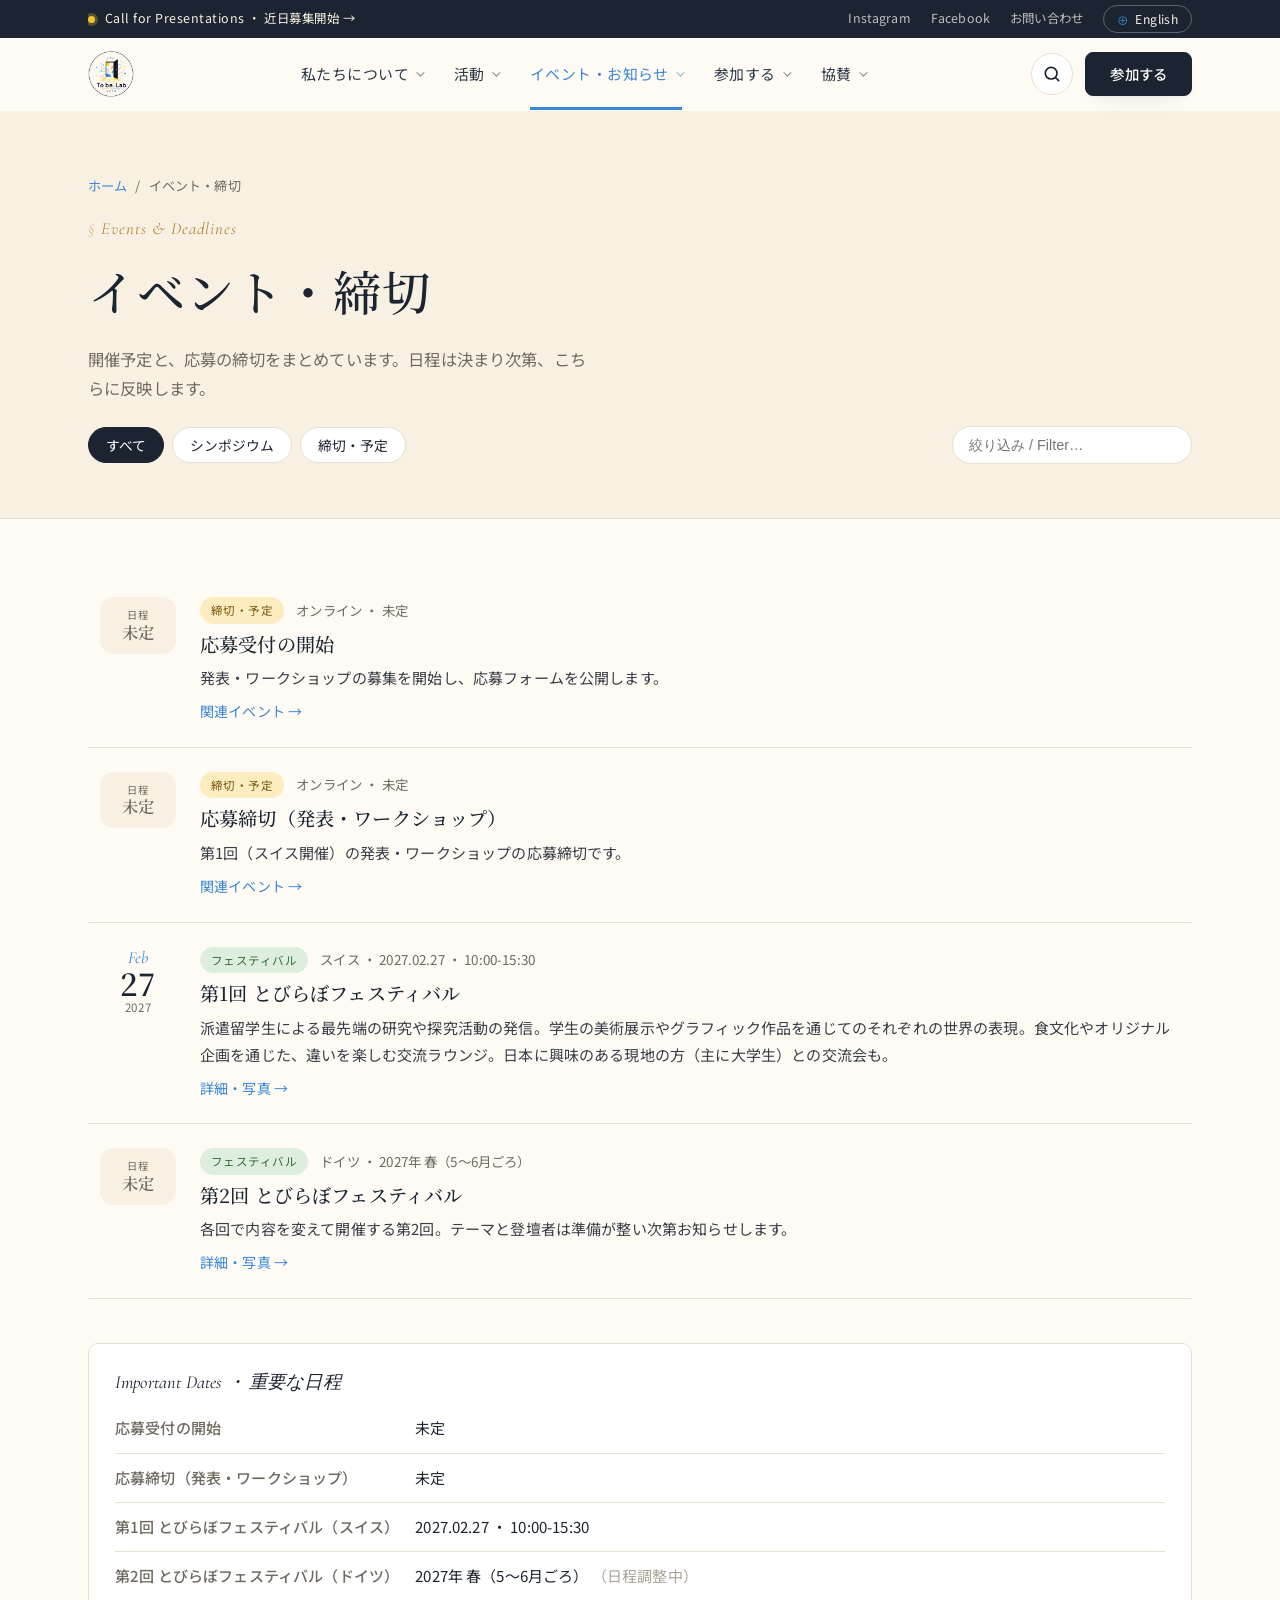
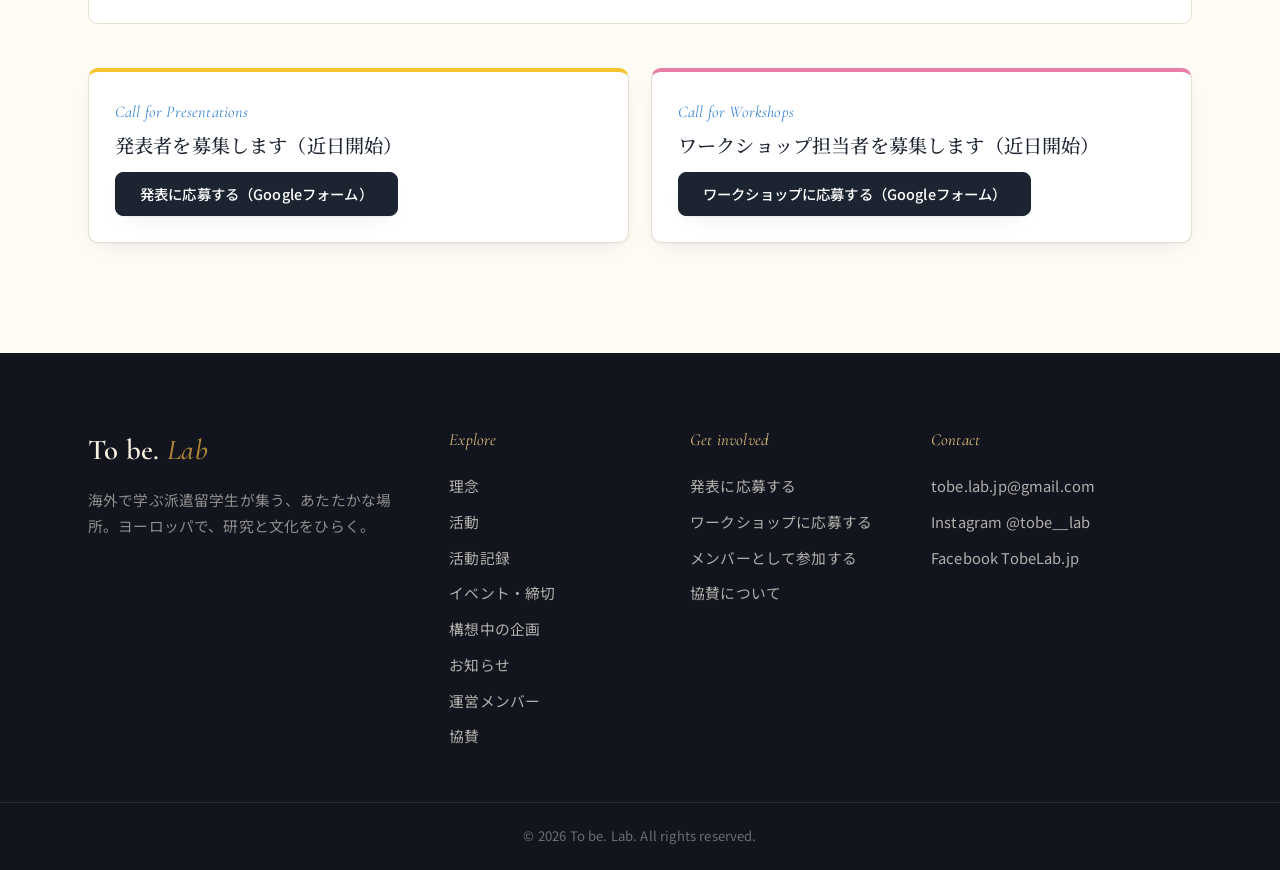
<file: events.html>
<!DOCTYPE html>
<html lang="ja">
<head>
<meta charset="UTF-8">
<meta name="viewport" content="width=device-width, initial-scale=1.0, viewport-fit=cover">
<title>開催予定と締切 — To be. Lab</title>
<meta name="description" content="To be. Lab(トビラボ/とびらぼ)の開催予定と応募締切。第1回とびらぼフェスティバル(2027年2月27日、スイス・レザン)ほか、Important Datesをまとめています。">
<link rel="canonical" href="https://tobe-lab-jp.github.io/web/events.html">
<meta property="og:type" content="website">
<meta property="og:site_name" content="To be. Lab">
<meta property="og:title" content="開催予定と締切 — To be. Lab">
<meta property="og:description" content="第1回フェスティバル(2027年2月27日、スイス)ほか、開催予定と応募締切のカレンダー。">
<meta property="og:url" content="https://tobe-lab-jp.github.io/web/events.html"><link rel="icon" href="assets/images/favicon.ico" sizes="any">
<link rel="icon" type="image/png" sizes="32x32" href="assets/images/favicon-32.png">
<link rel="icon" type="image/png" sizes="16x16" href="assets/images/favicon-16.png">
<link rel="apple-touch-icon" href="assets/images/apple-touch-icon.png">
<link rel="preconnect" href="https://fonts.googleapis.com">
<link rel="preconnect" href="https://fonts.gstatic.com" crossorigin>
<link href="https://fonts.googleapis.com/css2?family=Cormorant+Garamond:ital,wght@0,400;0,500;0,600;1,400&family=Noto+Serif+JP:wght@300;400;500;600&family=Noto+Sans+JP:wght@300;400;500&display=swap" rel="stylesheet">
<link rel="stylesheet" href="styles.css">
<script src="config.js"></script>
</head>
<body data-lang="ja" data-page="events">
<script src="layout.js" data-part="header"></script>
<main>
<section class="page-head">
  <div class="container">
    <nav class="crumbs" aria-label="breadcrumb"><a href="index.html" data-ja="ホーム" data-en="Home">ホーム</a><span>/</span><span data-ja="イベント・締切" data-en="Events & deadlines">イベント・締切</span></nav>
    <p class="section-label">Events &amp; Deadlines</p>
    <h1 class="page-title" data-ja="イベント・締切" data-en="Events &amp; Deadlines">イベント・締切</h1>
    <p class="section-intro" data-ja="開催予定と、応募の締切をまとめています。日程は決まり次第、こちらに反映します。" data-en="Upcoming events and application deadlines. Dates will be updated here as they are confirmed.">開催予定と、応募の締切をまとめています。日程は決まり次第、こちらに反映します。</p>
    <div class="chips" data-filters data-target="#calAll" data-attr="type" data-search="#calSearch">
      <button class="chip is-on" data-filter="" data-ja="すべて" data-en="All">すべて</button>
      <button class="chip" data-filter="symposium" data-ja="シンポジウム" data-en="Symposium">シンポジウム</button>
      <button class="chip" data-filter="deadline" data-ja="締切・予定" data-en="Deadlines">締切・予定</button>
      <input class="filter-search" id="calSearch" type="search" placeholder="絞り込み / Filter…" aria-label="Filter">
    </div>
  </div>
</section>
<section class="section archive-section">
  <div class="container">
    <div class="events-block">
      <div id="calAll" class="events-list"></div>
      <p class="ev-empty filter-empty" hidden data-ja="該当する予定はありません。" data-en="Nothing to show.">該当する予定はありません。</p>
    </div>
    <div class="events-block">
      <p class="events-head" data-ja="これまでのイベント" data-en="Past events">これまでのイベント</p>
      <div class="events-list events-past" id="calPast"></div>
    </div>

    <div class="dates" id="dates">
      <p class="dates-h" data-ja="Important Dates ・ 重要な日程" data-en="Important Dates">Important Dates ・ 重要な日程</p>
      <table class="info info-dates" id="datesTable"></table>
    </div>

    <div class="cta-grid cta-grid-2">
      <article class="cta-card cta-y">
        <span class="cta-en">Call for Presentations</span>
        <h3 data-ja="発表者を募集します（近日開始）" data-en="Call for presenters (opening soon)">発表者を募集します（近日開始）</h3>
        <a class="btn btn-primary btn-sm" data-form="presentation" data-pending-ja="応募フォームは近日公開" data-pending-en="Application form coming soon" data-ja="発表に応募する（Googleフォーム）" data-en="Apply to present (Google Form)">発表に応募する（Googleフォーム）</a>
      </article>
      <article class="cta-card cta-p">
        <span class="cta-en">Call for Workshops</span>
        <h3 data-ja="ワークショップ担当者を募集します（近日開始）" data-en="Call for workshop leaders (opening soon)">ワークショップ担当者を募集します（近日開始）</h3>
        <a class="btn btn-primary btn-sm" data-form="workshop" data-pending-ja="応募フォームは近日公開" data-pending-en="Application form coming soon" data-ja="ワークショップに応募する（Googleフォーム）" data-en="Apply to lead (Google Form)">ワークショップに応募する（Googleフォーム）</a>
      </article>
    </div>
  </div>
</section>
</main>
<script src="events.js"></script>
<script src="members.js"></script>
<script src="news.js"></script>
<script src="ideas.js"></script>
<script src="layout.js" data-part="footer"></script>
<script src="site.js"></script>
</body>
</html>
</file>
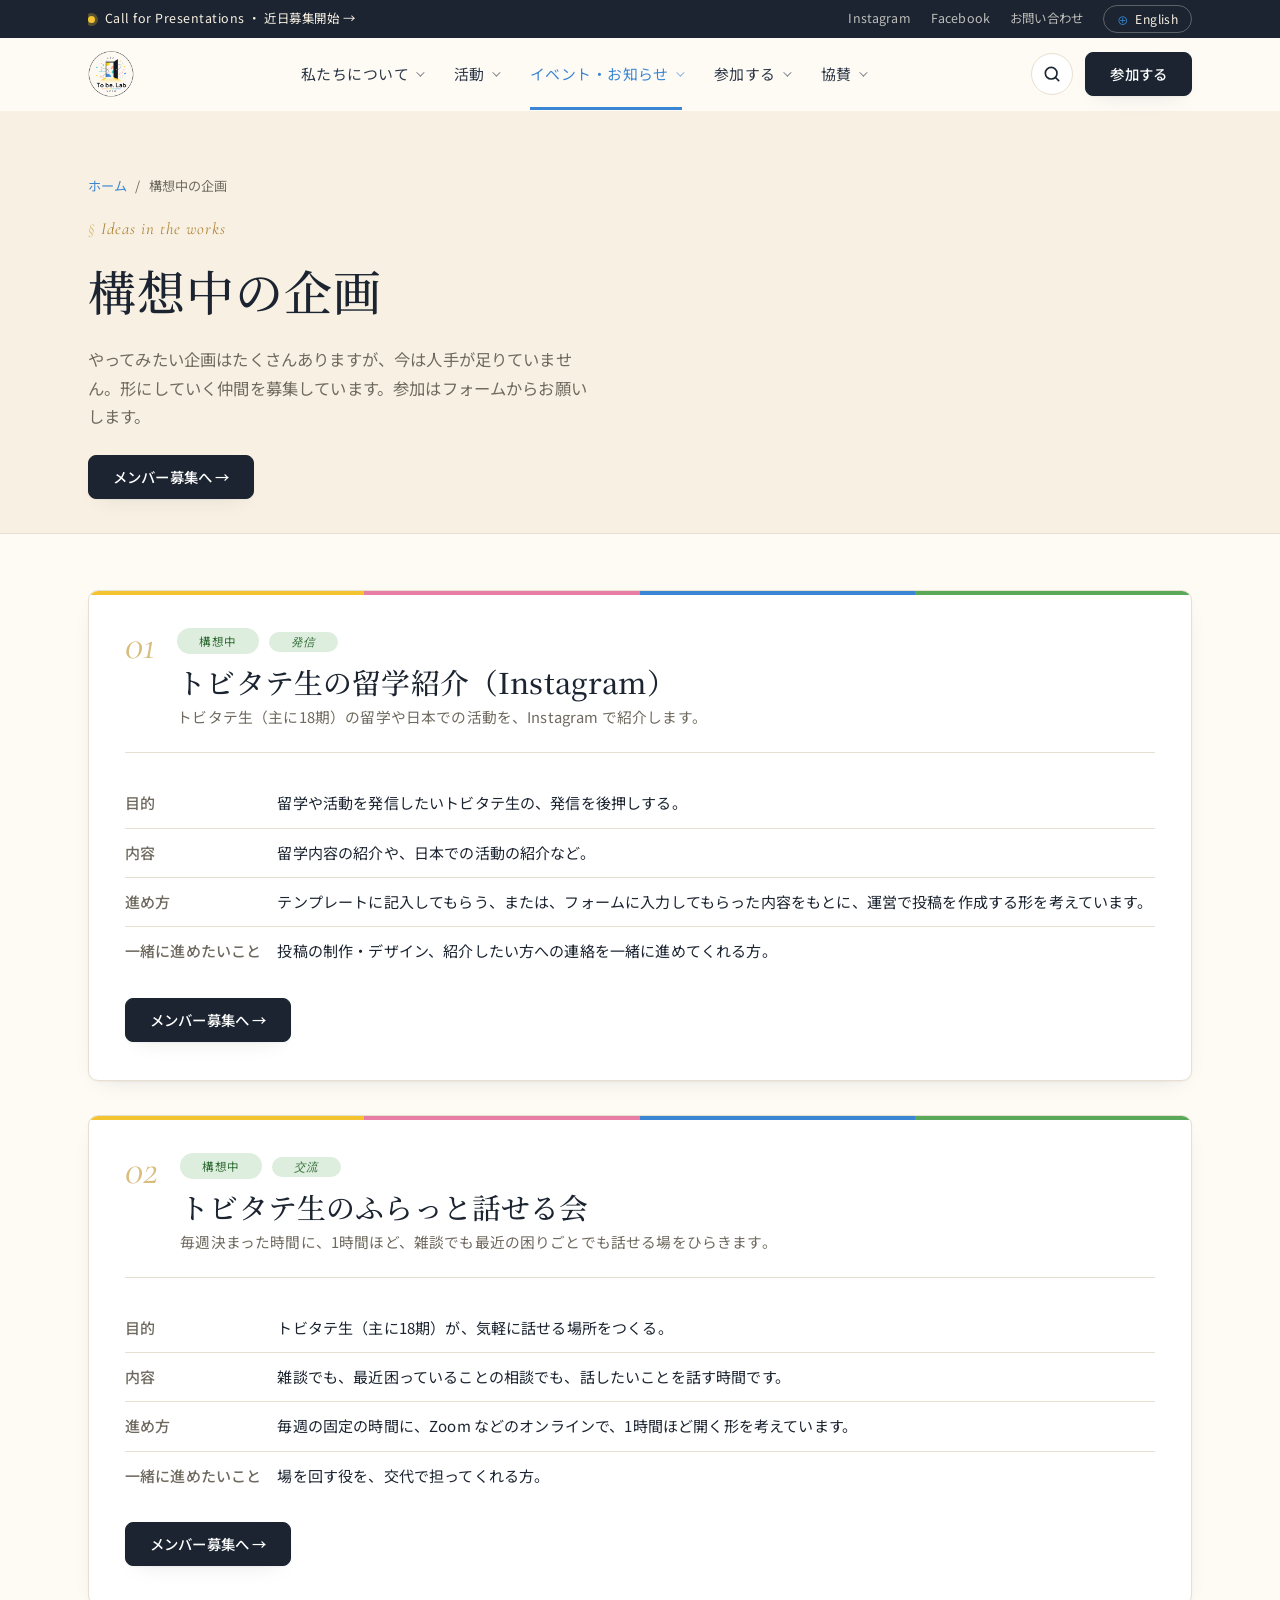
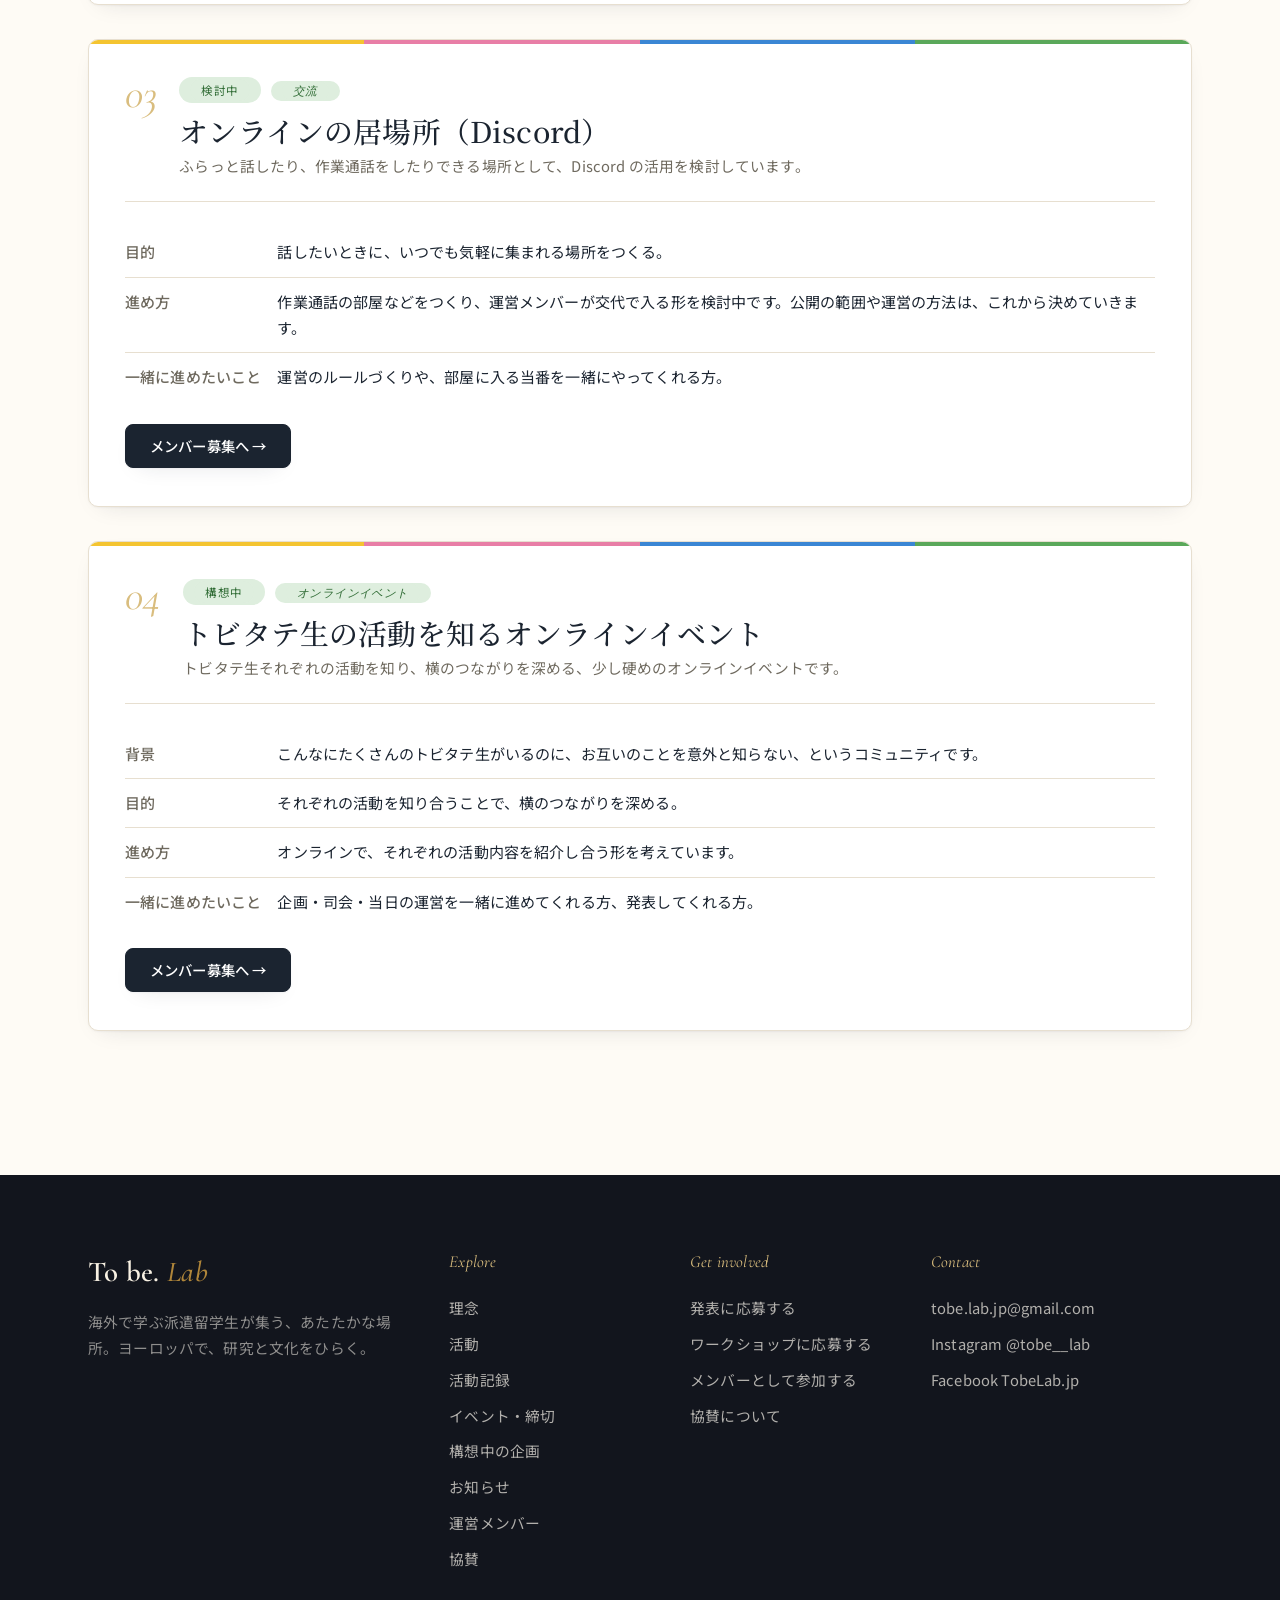
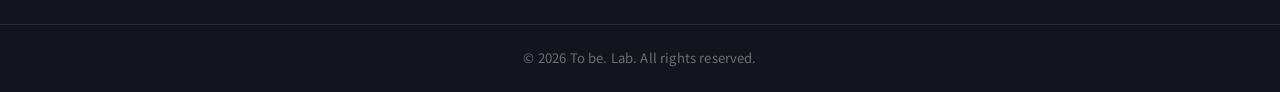
<file: ideas.html>
<!DOCTYPE html>
<html lang="ja">
<head>
<meta charset="UTF-8">
<meta name="viewport" content="width=device-width, initial-scale=1.0, viewport-fit=cover">
<title>構想中の企画 — To be. Lab</title>
<meta name="description" content="To be. Lab(トビラボ/とびらぼ)が構想中の企画と、一緒に形にしてくれる仲間の募集。">
<link rel="canonical" href="https://tobe-lab-jp.github.io/web/ideas.html">
<meta property="og:type" content="website">
<meta property="og:site_name" content="To be. Lab">
<meta property="og:title" content="構想中の企画 — To be. Lab">
<meta property="og:description" content="構想中の企画と、一緒に進めてくれる仲間の募集。">
<meta property="og:url" content="https://tobe-lab-jp.github.io/web/ideas.html">
<link rel="icon" href="assets/images/favicon.ico" sizes="any">
<link rel="icon" type="image/png" sizes="32x32" href="assets/images/favicon-32.png">
<link rel="icon" type="image/png" sizes="16x16" href="assets/images/favicon-16.png">
<link rel="apple-touch-icon" href="assets/images/apple-touch-icon.png">
<link rel="preconnect" href="https://fonts.googleapis.com">
<link rel="preconnect" href="https://fonts.gstatic.com" crossorigin>
<link href="https://fonts.googleapis.com/css2?family=Cormorant+Garamond:ital,wght@0,400;0,500;0,600;1,400&family=Noto+Serif+JP:wght@300;400;500;600&family=Noto+Sans+JP:wght@300;400;500&display=swap" rel="stylesheet">
<link rel="stylesheet" href="styles.css">
<script src="config.js"></script>
</head>
<body data-lang="ja" data-page="events">
<script src="layout.js" data-part="header"></script>
<main>
<section class="page-head">
  <div class="container">
    <nav class="crumbs" aria-label="breadcrumb"><a href="index.html" data-ja="ホーム" data-en="Home">ホーム</a><span>/</span><span data-ja="構想中の企画" data-en="Ideas in the works">構想中の企画</span></nav>
    <p class="section-label">Ideas in the works</p>
    <h1 class="page-title" data-ja="構想中の企画" data-en="Ideas in the works">構想中の企画</h1>
    <p class="section-intro" data-ja="やってみたい企画はたくさんありますが、今は人手が足りていません。形にしていく仲間を募集しています。参加はフォームからお願いします。" data-en="We have many ideas we'd love to try, but we are short of hands. If you'd like to help bring them to life, please join through the form.">やってみたい企画はたくさんありますが、今は人手が足りていません。形にしていく仲間を募集しています。参加はフォームからお願いします。</p>
    <p><a class="btn btn-primary btn-sm" href="members.html#join" data-ja="メンバー募集へ →" data-en="Join as a member →">メンバー募集へ →</a></p>
  </div>
</section>
<section class="section archive-section">
  <div class="container">
    <div id="ideasAll"></div>
  </div>
</section>
</main>
<script src="events.js"></script>
<script src="members.js"></script>
<script src="news.js"></script>
<script src="ideas.js"></script>
<script src="layout.js" data-part="footer"></script>
<script src="site.js"></script>
</body>
</html>
</file>
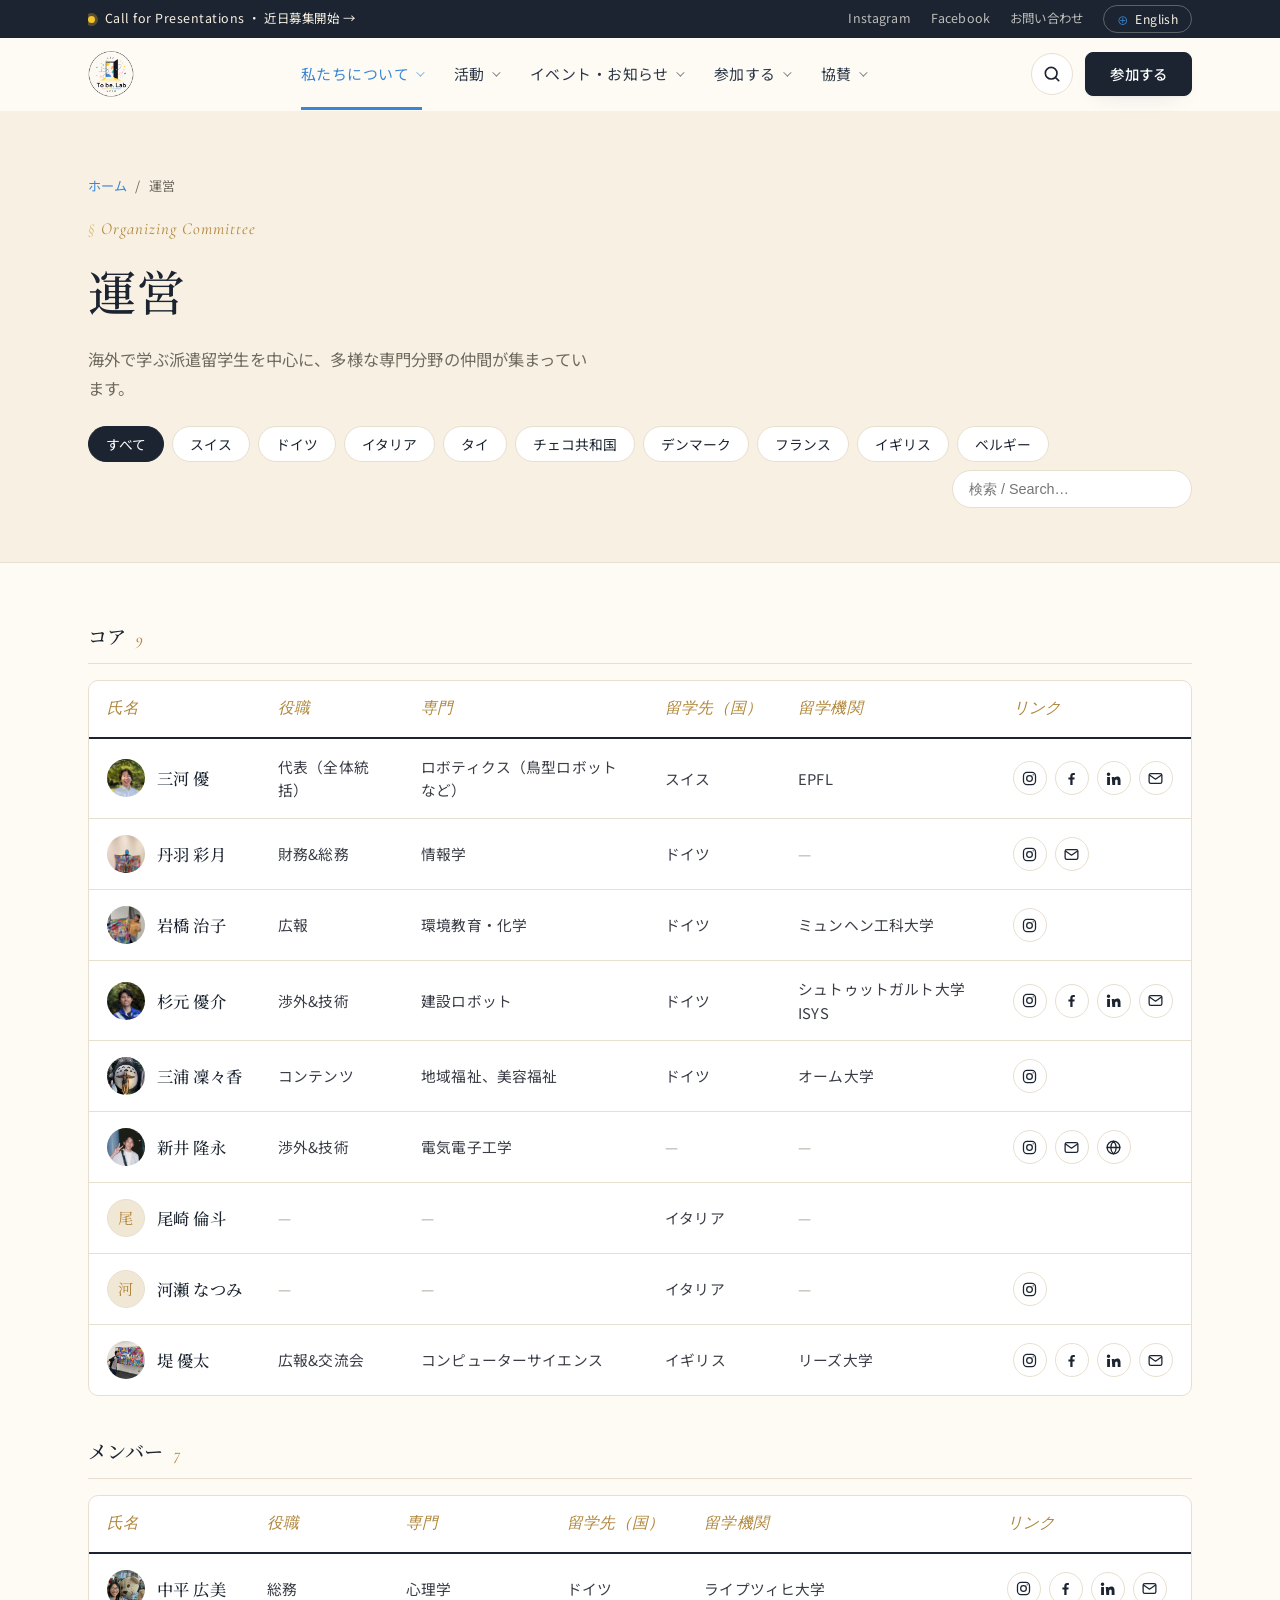
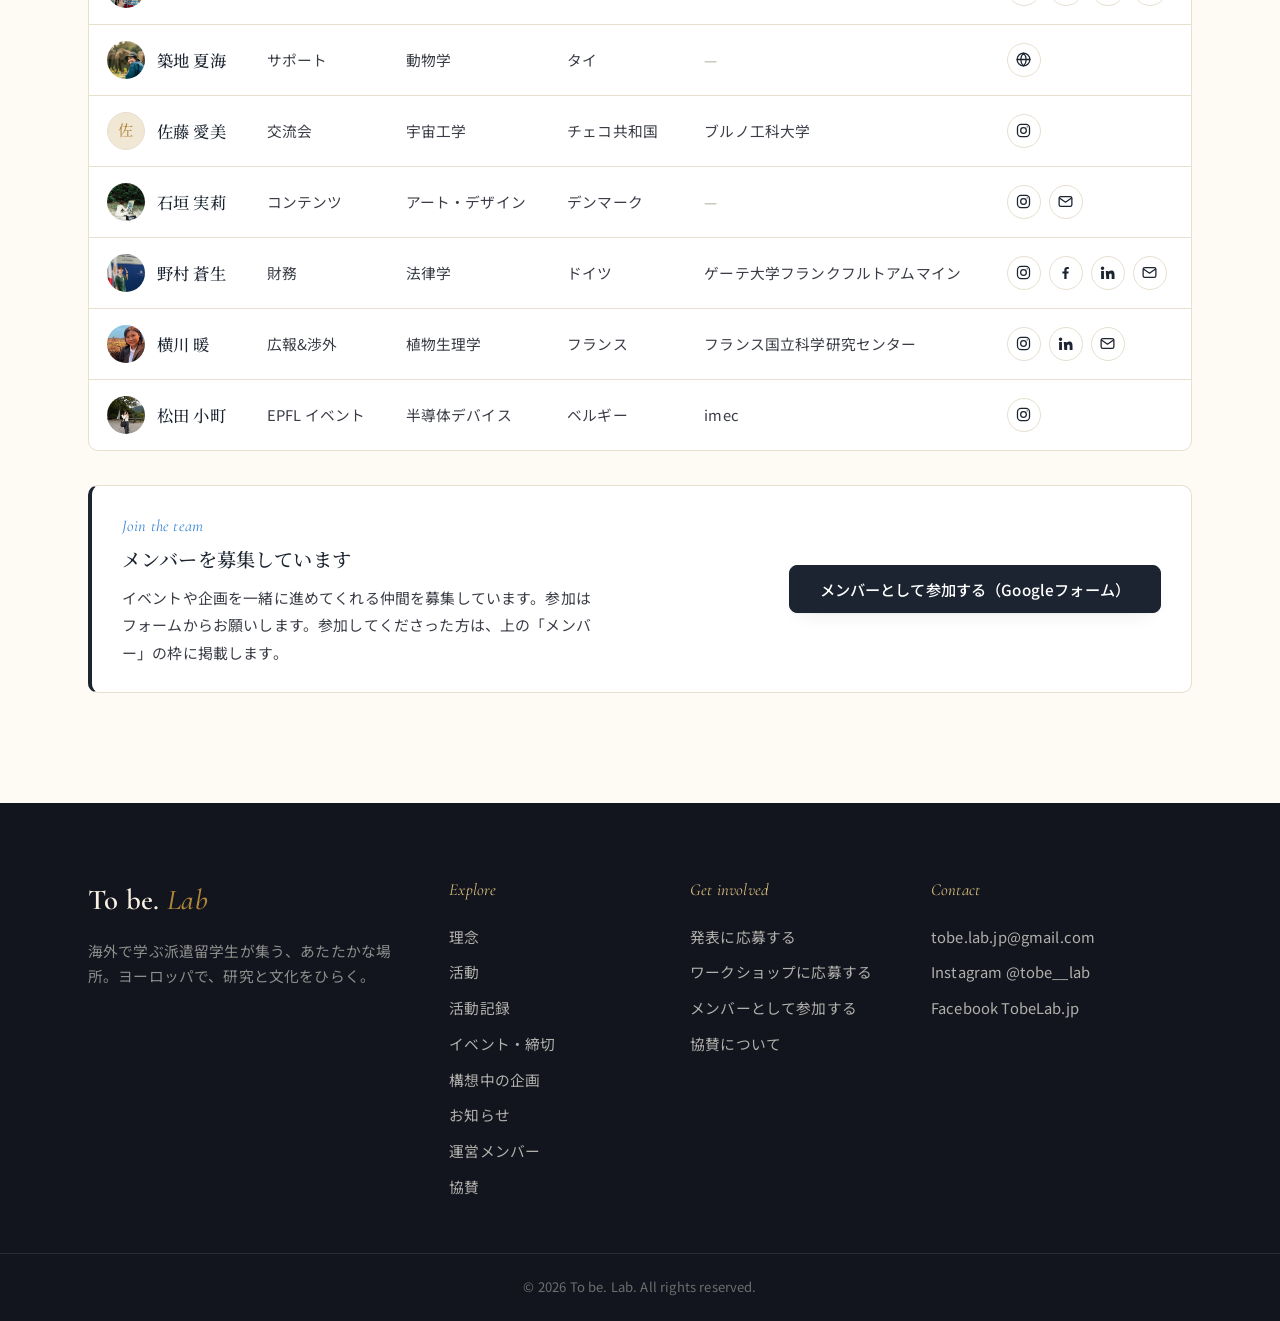
<file: members.html>
<!DOCTYPE html>
<html lang="ja">
<head>
<meta charset="UTF-8">
<meta name="viewport" content="width=device-width, initial-scale=1.0, viewport-fit=cover">
<title>運営メンバー — To be. Lab</title>
<meta name="description" content="To be. Lab(トビラボ/とびらぼ)の運営メンバーの専門分野と留学先の一覧。海外で学ぶ派遣留学生が中心のコミュニティです。">
<link rel="canonical" href="https://tobe-lab-jp.github.io/web/members.html">
<meta property="og:type" content="website">
<meta property="og:site_name" content="To be. Lab">
<meta property="og:title" content="運営メンバー — To be. Lab">
<meta property="og:description" content="運営メンバーの専門分野と留学先の一覧。">
<meta property="og:url" content="https://tobe-lab-jp.github.io/web/members.html">
<link rel="icon" href="assets/images/favicon.ico" sizes="any">
<link rel="icon" type="image/png" sizes="32x32" href="assets/images/favicon-32.png">
<link rel="icon" type="image/png" sizes="16x16" href="assets/images/favicon-16.png">
<link rel="apple-touch-icon" href="assets/images/apple-touch-icon.png">
<link rel="preconnect" href="https://fonts.googleapis.com">
<link rel="preconnect" href="https://fonts.gstatic.com" crossorigin>
<link href="https://fonts.googleapis.com/css2?family=Cormorant+Garamond:ital,wght@0,400;0,500;0,600;1,400&family=Noto+Serif+JP:wght@300;400;500;600&family=Noto+Sans+JP:wght@300;400;500&display=swap" rel="stylesheet">
<link rel="stylesheet" href="styles.css">
<script src="config.js"></script>
</head>
<body data-lang="ja" data-page="about">
<script src="layout.js" data-part="header"></script>
<main>
<section class="page-head">
  <div class="container">
    <nav class="crumbs" aria-label="breadcrumb"><a href="index.html" data-ja="ホーム" data-en="Home">ホーム</a><span>/</span><span data-ja="運営" data-en="Committee">運営</span></nav>
    <p class="section-label">Organizing Committee</p>
    <h1 class="page-title" data-ja="運営" data-en="Committee">運営</h1>
    <p class="section-intro" data-ja="海外で学ぶ派遣留学生を中心に、多様な専門分野の仲間が集まっています。" data-en="Led by Japanese exchange students abroad, with members from a wide range of fields.">海外で学ぶ派遣留学生を中心に、多様な専門分野の仲間が集まっています。</p>
    <div class="chips" data-filters data-target="#committeeGroups" data-attr="country" data-search="#memberSearch">
      <span id="memberFilters" class="chips-inline"></span>
      <input class="filter-search" id="memberSearch" type="search" placeholder="検索 / Search…" aria-label="Search members">
    </div>
  </div>
</section>
<section class="section archive-section">
  <div class="container">
    <div id="committeeGroups"></div>
    <div class="join-box" id="join">
      <div>
        <p class="cta-en">Join the team</p>
        <h3 data-ja="メンバーを募集しています" data-en="We are looking for members">メンバーを募集しています</h3>
        <p data-ja="イベントや企画を一緒に進めてくれる仲間を募集しています。参加はフォームからお願いします。参加してくださった方は、上の「メンバー」の枠に掲載します。" data-en="We are looking for people to help run our events and projects. Please join through the form; new members will appear in the &quot;Members&quot; frame above.">イベントや企画を一緒に進めてくれる仲間を募集しています。参加はフォームからお願いします。参加してくださった方は、上の「メンバー」の枠に掲載します。</p>
      </div>
      <a class="btn btn-primary" data-form="member" data-pending-ja="参加フォームは近日公開" data-pending-en="Form coming soon" data-ja="メンバーとして参加する（Googleフォーム）" data-en="Join as a member (Google Form)">メンバーとして参加する（Googleフォーム）</a>
    </div>
    <p class="ev-empty filter-empty" hidden data-ja="該当するメンバーはいません。" data-en="No matching members.">該当するメンバーはいません。</p>
  </div>
</section>
</main>
<script src="events.js"></script>
<script src="members.js"></script>
<script src="news.js"></script>
<script src="ideas.js"></script>
<script src="layout.js" data-part="footer"></script>
<script src="site.js"></script>
</body>
</html>
</file>
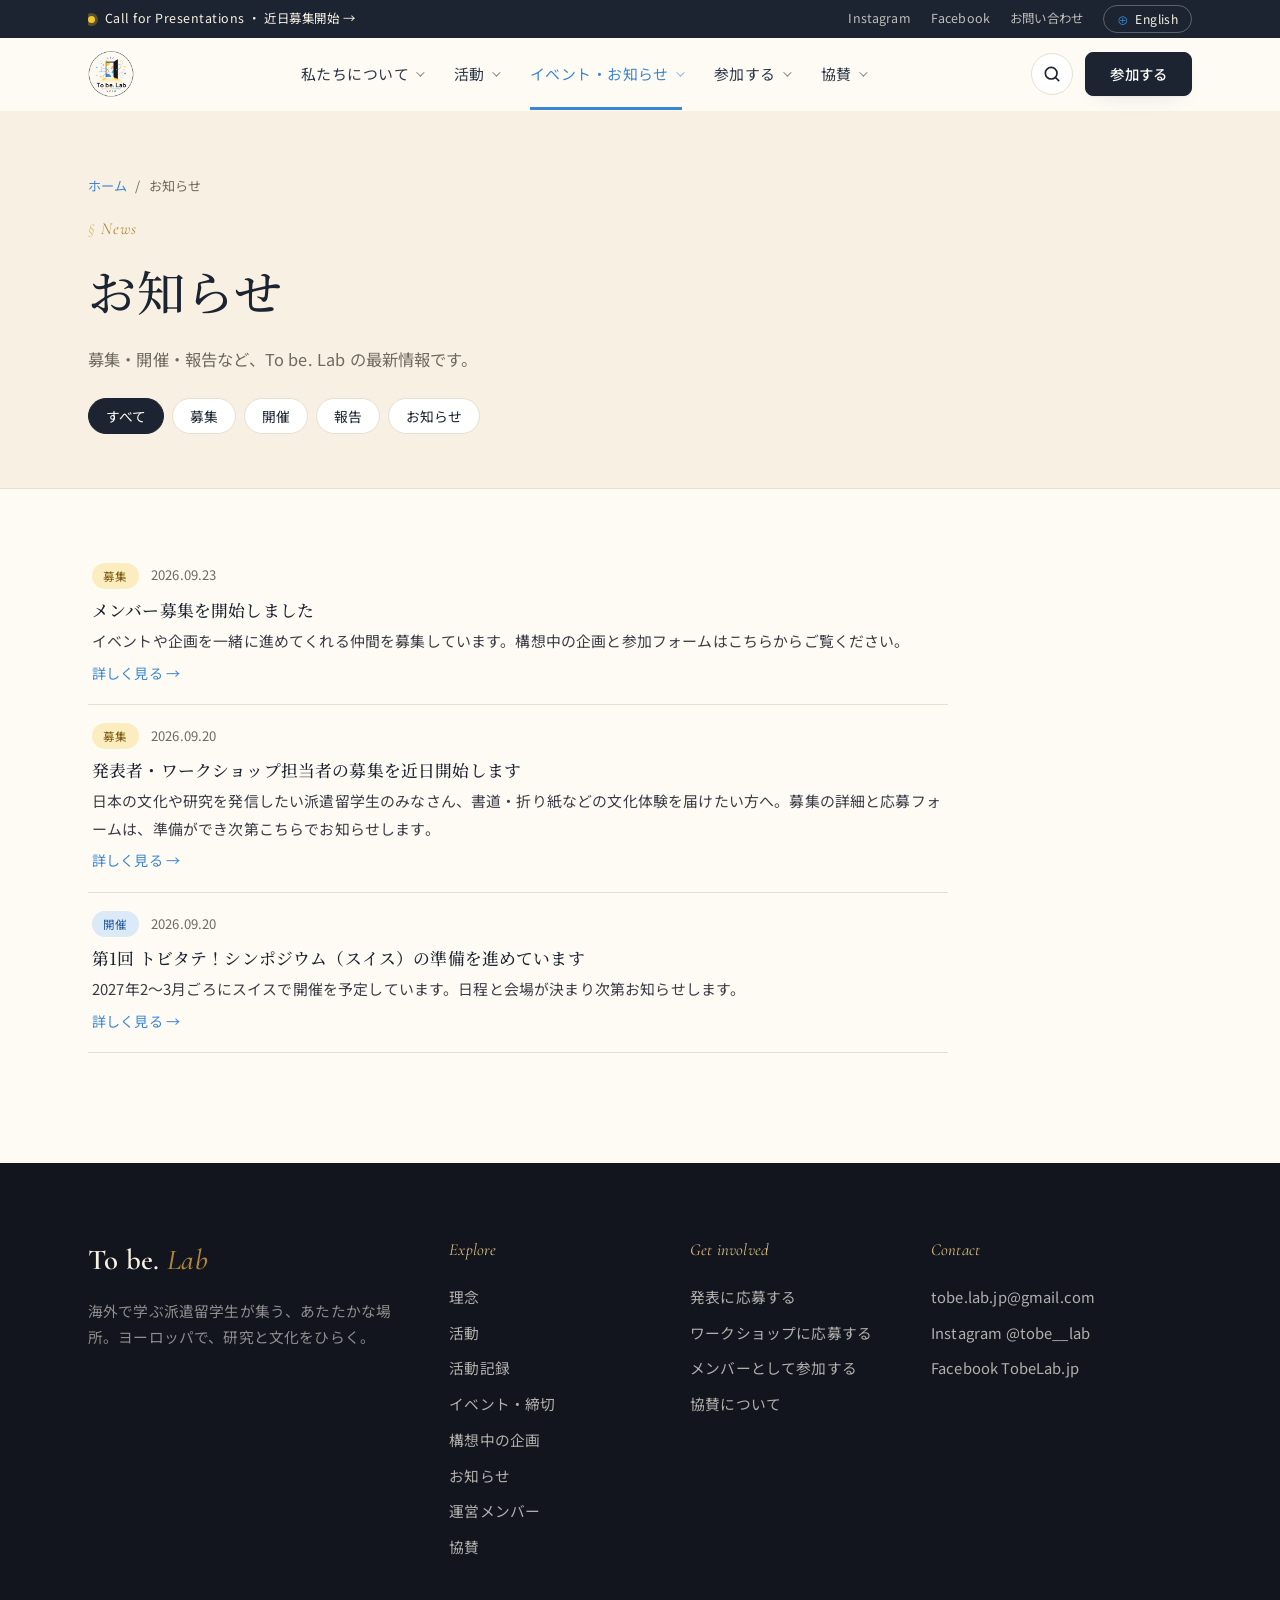
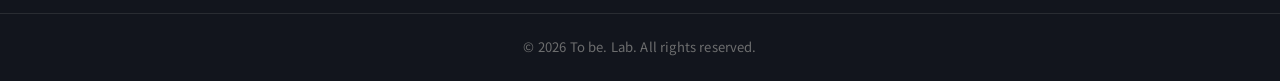
<file: news.html>
<!DOCTYPE html>
<html lang="ja">
<head>
<meta charset="UTF-8">
<meta name="viewport" content="width=device-width, initial-scale=1.0, viewport-fit=cover">
<title>お知らせ — To be. Lab</title>
<meta name="description" content="To be. Lab(トビラボ/とびらぼ)からの募集・開催・報告などの最新のお知らせ。">
<link rel="canonical" href="https://tobe-lab-jp.github.io/web/news.html">
<meta property="og:type" content="website">
<meta property="og:site_name" content="To be. Lab">
<meta property="og:title" content="お知らせ — To be. Lab">
<meta property="og:description" content="募集・開催・報告など、最新のお知らせ。">
<meta property="og:url" content="https://tobe-lab-jp.github.io/web/news.html">
<link rel="icon" href="assets/images/favicon.ico" sizes="any">
<link rel="icon" type="image/png" sizes="32x32" href="assets/images/favicon-32.png">
<link rel="icon" type="image/png" sizes="16x16" href="assets/images/favicon-16.png">
<link rel="apple-touch-icon" href="assets/images/apple-touch-icon.png">
<link rel="preconnect" href="https://fonts.googleapis.com">
<link rel="preconnect" href="https://fonts.gstatic.com" crossorigin>
<link href="https://fonts.googleapis.com/css2?family=Cormorant+Garamond:ital,wght@0,400;0,500;0,600;1,400&family=Noto+Serif+JP:wght@300;400;500;600&family=Noto+Sans+JP:wght@300;400;500&display=swap" rel="stylesheet">
<link rel="stylesheet" href="styles.css">
<script src="config.js"></script>
</head>
<body data-lang="ja" data-page="events">
<script src="layout.js" data-part="header"></script>
<main>
<section class="page-head">
  <div class="container">
    <nav class="crumbs" aria-label="breadcrumb"><a href="index.html" data-ja="ホーム" data-en="Home">ホーム</a><span>/</span><span data-ja="お知らせ" data-en="News">お知らせ</span></nav>
    <p class="section-label">News</p>
    <h1 class="page-title" data-ja="お知らせ" data-en="News">お知らせ</h1>
    <p class="section-intro" data-ja="募集・開催・報告など、To be. Lab の最新情報です。" data-en="Calls, events, reports and other updates from To be. Lab.">募集・開催・報告など、To be. Lab の最新情報です。</p>
    <div class="chips" data-filters data-target="#newsAll" data-attr="tag">
      <button class="chip is-on" data-filter="" data-ja="すべて" data-en="All">すべて</button>
      <button class="chip" data-filter="call" data-ja="募集" data-en="Call">募集</button>
      <button class="chip" data-filter="event" data-ja="開催" data-en="Event">開催</button>
      <button class="chip" data-filter="report" data-ja="報告" data-en="Report">報告</button>
      <button class="chip" data-filter="notice" data-ja="お知らせ" data-en="Notice">お知らせ</button>
    </div>
  </div>
</section>
<section class="section archive-section">
  <div class="container">
    <div class="news-page">
      <div class="news-list news-list-full" id="newsAll"></div>
      <p class="ev-empty filter-empty" hidden data-ja="該当するお知らせはありません。" data-en="Nothing to show.">該当するお知らせはありません。</p>
    </div>
  </div>
</section>
</main>
<script src="events.js"></script>
<script src="members.js"></script>
<script src="news.js"></script>
<script src="ideas.js"></script>
<script src="layout.js" data-part="footer"></script>
<script src="site.js"></script>
</body>
</html>
</file>
<file: styles.css>
/* ============================================================
   To be. Lab  —  styles
   Palette: ink navy + warm cream + muted brass
   ============================================================ */
:root{
  --ink:#1b2430;
  --ink-soft:#2b3646;
  --cream:#f8f1e3;
  --cream-2:#f1e7d5;
  --paper:#fefbf5;         /* ロゴの背景色に合わせた基調色 */
  --brass:#b0863a;          /* 落ち着いた金（ロゴの黄をテキスト向けに） */
  --brass-soft:#d9bd7e;
  /* コンセプト4色（黄→ピンク→青→緑） */
  --c-yellow:#f4c430;
  --c-pink:#e87ea6;
  --c-blue:#3a86d4;
  --c-green:#5aa85a;
  --c-teal:#34b39a;
  --c-coral:#ef9b8d;
  --line:#e7dfd0;
  --text:#20242e;
  --muted:#6f6a5f;
  --serif-latin:'Cormorant Garamond', serif;
  --serif-jp:'Noto Serif JP', serif;
  /* Clarity: システムフォント優先（Appleデバイスでは SF、他はNotoにフォールバック） */
  --sans-jp:-apple-system, BlinkMacSystemFont, 'SF Pro Text', 'Helvetica Neue', 'Hiragino Sans', 'Hiragino Kaku Gothic ProN', 'Noto Sans JP', sans-serif;
  /* Depth: 連続的で大きめの角丸・柔らかな影 */
  --r-card:10px;
  --r-btn:6px;
  --r-pill:999px;
  --shadow-1:0 1px 2px rgba(27,36,48,.04), 0 8px 24px -14px rgba(27,36,48,.18);
  --shadow-2:0 2px 6px rgba(27,36,48,.06), 0 20px 40px -22px rgba(27,36,48,.28);
  --max:1160px;
}
*,*::before,*::after{-webkit-tap-highlight-color:transparent}
:focus-visible{outline:2px solid var(--c-blue);outline-offset:3px;border-radius:4px}

*{box-sizing:border-box;margin:0;padding:0}
html{scroll-behavior:smooth;-webkit-text-size-adjust:100%;text-size-adjust:100%}
body{
  font-family:var(--sans-jp);
  color:var(--text);
  background:var(--paper);
  line-height:1.75;
  letter-spacing:.01em;
  -webkit-font-smoothing:antialiased;
  -moz-osx-font-smoothing:grayscale;
  text-rendering:optimizeLegibility;
}
a{color:inherit;text-decoration:none}
img{max-width:100%;display:block}

.container{max-width:var(--max);margin:0 auto;padding:0 28px}

/* ---------- Header ---------- */
.site-header{
  position:sticky;top:0;z-index:100;
  background:rgba(254,251,245,.86);
  backdrop-filter:blur(10px);
  border-bottom:1px solid transparent;
  transition:border-color .3s, box-shadow .3s;
}
.site-header.scrolled{border-color:var(--line);box-shadow:0 6px 24px -18px rgba(0,0,0,.4)}
.header-inner{
  max-width:var(--max);margin:0 auto;padding:16px 28px;
  display:flex;align-items:center;justify-content:space-between;gap:20px;
}
.brand{display:flex;align-items:center}
.brand-logo{height:46px;width:auto;display:block}
.brand-wordmark{
  font-family:var(--serif-latin);
  font-size:1.6rem;font-weight:600;letter-spacing:.01em;color:var(--ink);
}
.brand-lab{color:var(--brass);font-style:italic;font-weight:500}
.nav{display:flex;align-items:center;gap:30px}
.nav a{
  font-size:.9rem;color:var(--ink-soft);letter-spacing:.04em;
  position:relative;transition:color .2s;
}
.nav a:not(.nav-cta){padding:4px 0}
.nav a:not(.nav-cta)::after{
  content:"";position:absolute;left:0;bottom:-2px;height:1px;width:0;background:var(--c-blue);transition:width .3s;
}
.nav a:hover{color:var(--c-blue)}
.nav a:not(.nav-cta):hover::after{width:100%}
.nav-cta{
  display:inline-flex;align-items:center;line-height:1;
  border:1px solid var(--ink);border-radius:999px;padding:10px 22px;color:var(--ink);
  transition:background .25s,color .25s,border-color .25s;
}
.nav-cta:hover{background:var(--ink);color:var(--paper);border-color:var(--ink)}
.lang-toggle{
  margin-left:22px;font-family:var(--sans-jp);font-size:.82rem;letter-spacing:.03em;
  color:var(--ink);background:none;border:1px solid var(--line);border-radius:999px;
  padding:7px 16px;cursor:pointer;transition:.22s;white-space:nowrap;
}
.lang-toggle::before{content:"\2295";margin-right:6px;color:var(--c-blue);font-size:.95em;vertical-align:-1px}
.lang-toggle:hover{border-color:var(--c-blue);color:var(--c-blue)}
.nav-toggle{display:none;flex-direction:column;gap:5px;background:none;border:0;cursor:pointer;padding:6px}
.nav-toggle span{width:24px;height:2px;background:var(--ink);transition:.3s}
.nav-toggle.open span:nth-child(1){transform:translateY(7px) rotate(45deg)}
.nav-toggle.open span:nth-child(2){opacity:0}
.nav-toggle.open span:nth-child(3){transform:translateY(-7px) rotate(-45deg)}

/* ---------- Hero ---------- */
.hero{
  position:relative;min-height:92vh;display:flex;align-items:center;
  overflow:hidden;background:var(--cream);
}
.hero-bg{
  position:absolute;inset:0;
  background:
    radial-gradient(38% 44% at 82% 16%, rgba(244,196,48,.22), transparent 62%),
    radial-gradient(34% 42% at 92% 58%, rgba(232,126,166,.18), transparent 62%),
    radial-gradient(40% 46% at 8% 80%, rgba(58,134,212,.15), transparent 62%),
    radial-gradient(30% 36% at 18% 18%, rgba(90,168,90,.13), transparent 62%),
    linear-gradient(180deg,var(--cream),var(--cream-2));
}
.hero-bg::after{
  content:"";position:absolute;inset:0;opacity:.22;
  background-image:linear-gradient(var(--line) 1px,transparent 1px);
  background-size:100% 52px;-webkit-mask:linear-gradient(180deg,transparent,#000 35%,#000 65%,transparent);
          mask:linear-gradient(180deg,transparent,#000 35%,#000 65%,transparent);
}
.hero-inner{position:relative;max-width:var(--max);margin:0 auto;padding:0 28px;width:100%}
.eyelabel{
  font-family:var(--serif-latin);font-style:italic;font-size:1.05rem;
  color:var(--brass);letter-spacing:.08em;margin-bottom:10px;
}
.hero-title{
  font-family:var(--serif-latin);font-weight:600;color:var(--ink);
  font-size:clamp(4.5rem,15vw,11rem);line-height:.92;letter-spacing:-.01em;
  display:inline-flex;align-items:flex-end;
}
.hero-dot{display:none}
.hero-concept{
  font-family:var(--serif-latin);font-style:italic;font-weight:500;
  font-size:clamp(1.15rem,2.8vw,1.7rem);color:var(--ink);line-height:1.55;
  margin:22px 0 6px;max-width:26ch;
}
/* 頭文字 T O B E = To be. */
.acr{font-weight:600;font-style:italic;position:relative;padding:0 .02em}
.acr-y{color:#c8971f}
.acr-p{color:#d6567f}
.acr-b{color:#2f6fbf}
.acr-g{color:#3f8f4f}
.acr::after{content:"";position:absolute;left:0;right:0;bottom:-1px;height:2px;border-radius:2px;background:currentColor;opacity:.35}
.acr-note{
  font-family:var(--serif-latin);font-style:italic;font-size:1rem;color:var(--muted);
  margin:2px 0 0;letter-spacing:.02em;
}
.acr-note strong{color:var(--ink);font-weight:600}
.brandbar{margin-top:26px}
.hero-lead{
  font-family:var(--serif-jp);font-weight:400;
  font-size:clamp(1rem,2.2vw,1.24rem);color:var(--ink-soft);
  margin:16px 0 36px;line-height:2;
}
.hero-actions{display:flex;gap:14px;flex-wrap:wrap}
.scroll-cue{
  position:absolute;bottom:26px;left:50%;transform:translateX(-50%);
  font-family:var(--serif-latin);font-style:italic;font-size:.95rem;color:var(--muted);
  letter-spacing:.1em;
}
.scroll-cue::after{content:"";display:block;width:1px;height:34px;margin:8px auto 0;background:var(--brass);animation:cue 1.8s ease-in-out infinite}
@keyframes cue{0%,100%{transform:scaleY(.4);opacity:.4;transform-origin:top}50%{transform:scaleY(1);opacity:1;transform-origin:top}}

/* ---------- Buttons ---------- */
.btn{
  display:inline-flex;align-items:center;justify-content:center;min-height:48px;
  font-size:.95rem;font-weight:500;letter-spacing:.01em;
  padding:0 30px;border-radius:var(--r-pill);cursor:pointer;
  transition:transform .2s ease, background .2s ease, border-color .2s ease, box-shadow .2s ease;
}
.btn:active{transform:scale(.97)}
.btn-primary{background:var(--ink);color:#fff;border:1px solid var(--ink);box-shadow:var(--shadow-1)}
.btn-primary:hover{background:var(--c-blue);border-color:var(--c-blue)}
.btn-ghost{background:rgba(255,255,255,.5);color:var(--ink);border:1px solid var(--line);backdrop-filter:blur(6px)}
.btn-ghost:hover{border-color:var(--ink);background:rgba(255,255,255,.85)}

/* ---------- Brand bar (ロゴの4色ライン) ---------- */
.brandbar{
  display:flex;height:5px;width:180px;border-radius:999px;overflow:hidden;
}
.brandbar i{flex:1}
.brandbar i:nth-child(1){background:var(--c-yellow)}
.brandbar i:nth-child(2){background:var(--c-pink)}
.brandbar i:nth-child(3){background:var(--c-blue)}
.brandbar i:nth-child(4){background:var(--c-green)}

/* ---------- Sections ---------- */
.section{padding:110px 0}
.section-alt{background:var(--cream)}
.section-label{
  font-family:var(--serif-latin);font-style:italic;color:var(--brass);
  font-size:1.05rem;letter-spacing:.06em;margin-bottom:6px;
}
.section-title{
  font-family:var(--serif-jp);font-weight:500;color:var(--ink);
  font-size:clamp(1.8rem,4vw,2.7rem);letter-spacing:.02em;margin-bottom:14px;
}
.section-title::after{content:"";display:block;width:96px;height:4px;border-radius:999px;margin-top:20px;
  background:linear-gradient(90deg,var(--c-yellow) 0 25%,var(--c-pink) 25% 50%,var(--c-blue) 50% 75%,var(--c-green) 75% 100%)}
.section-intro{color:var(--muted);font-size:1.02rem;margin-bottom:44px;max-width:56ch}
.section-intro.light{color:rgba(246,242,233,.7)}

/* ---------- About ---------- */
.about-grid{display:grid;grid-template-columns:1fr 1.4fr;gap:48px;margin:8px 0 66px}
.lede{font-family:var(--serif-jp);font-size:clamp(1.3rem,3vw,1.9rem);line-height:1.7;color:var(--ink)}
.lede em{font-style:normal;color:var(--c-blue);border-bottom:2px solid var(--c-yellow)}
.lede-en{font-family:var(--serif-latin);font-style:italic;font-size:1.05rem;color:var(--muted);margin-top:14px;line-height:1.5}
.about-body p{margin-bottom:18px;color:#3a3d46}
.values{display:grid;grid-template-columns:repeat(4,1fr);gap:22px;border-top:1px solid var(--line);padding-top:48px}
.value{position:relative;padding:26px 22px 24px;background:#fff;border:1px solid var(--line);border-radius:var(--r-card);box-shadow:var(--shadow-1);transition:transform .3s ease,box-shadow .3s ease}
.value:hover{transform:translateY(-5px);box-shadow:var(--shadow-2)}
.value::before{content:"";position:absolute;top:0;left:22px;right:22px;height:4px;border-radius:0 0 4px 4px;background:var(--vc,var(--c-blue))}
.value:nth-child(1){--vc:var(--c-yellow)}
.value:nth-child(2){--vc:var(--c-pink)}
.value:nth-child(3){--vc:var(--c-blue)}
.value:nth-child(4){--vc:var(--c-green)}
.value-ico{width:46px;height:46px;border-radius:13px;display:grid;place-items:center;font-size:1.3rem;margin-bottom:16px;
  background:color-mix(in srgb,var(--vc) 18%,#fff);color:var(--ink)}
.value-en{font-family:var(--serif-latin);font-style:italic;font-size:1.02rem;color:var(--muted);display:block;margin-bottom:2px}
body[data-lang="en"] .value-en{display:none}
.value h3{font-family:var(--serif-jp);font-weight:500;font-size:1.18rem;color:var(--ink);margin-bottom:8px}
.value p{color:var(--muted);font-size:.92rem;line-height:1.75}

/* ---------- Research ---------- */
.research-grid{display:grid;grid-template-columns:repeat(4,1fr);gap:24px}
.research-card{background:#fff;border:1px solid var(--line);border-radius:var(--r-card);overflow:hidden;
  box-shadow:var(--shadow-1);transition:transform .35s ease, box-shadow .35s ease}
.research-card:hover{transform:translateY(-6px);box-shadow:var(--shadow-2)}
.research-thumb{aspect-ratio:4/3;position:relative;
  background:color-mix(in srgb,var(--c-yellow) 22%,#fff)}
.research-thumb::after{
  content:"";position:absolute;inset:0;
  background:radial-gradient(120% 90% at 78% 22%,color-mix(in srgb,var(--c-yellow) 26%,#fff),transparent 60%);
}
.research-thumb[style*="--i:2"]{background:color-mix(in srgb,var(--c-pink) 20%,#fff)}
.research-thumb[style*="--i:2"]::after{background:radial-gradient(120% 90% at 78% 22%,color-mix(in srgb,var(--c-pink) 26%,#fff),transparent 60%)}
.research-thumb[style*="--i:3"]{background:color-mix(in srgb,var(--c-blue) 18%,#fff)}
.research-thumb[style*="--i:3"]::after{background:radial-gradient(120% 90% at 78% 22%,color-mix(in srgb,var(--c-blue) 24%,#fff),transparent 60%)}
.research-thumb[style*="--i:4"]{background:color-mix(in srgb,var(--c-green) 20%,#fff)}
.research-thumb[style*="--i:4"]::after{background:radial-gradient(120% 90% at 78% 22%,color-mix(in srgb,var(--c-green) 26%,#fff),transparent 60%)}
.research-meta{display:flex;justify-content:space-between;align-items:center;padding:16px 18px 0}
.tag{font-family:var(--serif-latin);font-style:italic;color:var(--brass);font-size:.95rem}
.date{font-size:.78rem;color:var(--muted);letter-spacing:.03em}
.research-card h3{font-family:var(--serif-jp);font-weight:500;font-size:1.2rem;color:var(--ink);padding:10px 22px 6px}
.research-card p{font-size:.95rem;color:#3a3d46;padding:0 22px 16px;line-height:1.8}
/* 2枚並びレイアウト（口頭＋ポスター発表／ワークショップ） */
.research-grid-2{grid-template-columns:repeat(2,1fr);gap:26px;max-width:940px}
.research-grid-2 .research-thumb{aspect-ratio:auto;height:110px}
.research-grid-2 .research-meta{padding:18px 22px 0}
.research-eg{list-style:none;display:flex;flex-wrap:wrap;gap:8px;padding:0 22px 22px}
.research-eg li{font-size:.78rem;color:var(--muted);background:var(--cream);border:1px solid var(--line);border-radius:var(--r-pill);padding:5px 13px}
.section-alt .research-eg li{background:var(--paper)}

/* ---------- Members ---------- */
.members-grid{display:grid;grid-template-columns:repeat(4,1fr);gap:30px}
.member-photo{
  aspect-ratio:3/4;border-radius:16px;background:var(--cream-2);
  position:relative;overflow:hidden;border:1px solid var(--line);
  box-shadow:var(--shadow-1);transition:transform .3s ease, box-shadow .3s ease;
}
.member:hover .member-photo{transform:translateY(-4px);box-shadow:var(--shadow-2)}
.member-photo::before{
  content:attr(data-initials);position:absolute;inset:0;display:flex;align-items:center;justify-content:center;
  font-family:var(--serif-latin);font-size:3.4rem;color:var(--brass-soft);
}
.member figcaption{padding-top:16px}
.member-name{font-family:var(--serif-jp);font-weight:500;font-size:1.1rem;color:var(--ink)}
.member-role{font-size:.88rem;color:var(--muted);margin-top:2px}
.members-note{margin-top:34px;font-size:.85rem;color:var(--muted)}
code{background:var(--cream-2);padding:2px 7px;border-radius:4px;font-size:.85em}

/* ---------- Featured event（主催イベント） ---------- */
.feature{
  position:relative;overflow:hidden;background:#fff;border:1px solid var(--line);
  border-radius:22px;box-shadow:var(--shadow-2);padding:40px 42px;margin-bottom:52px;
}
.feature::before{
  content:"";position:absolute;top:0;left:0;right:0;height:5px;
  background:linear-gradient(90deg,var(--c-yellow) 0 25%,var(--c-pink) 25% 50%,var(--c-blue) 50% 75%,var(--c-green) 75% 100%);
}
.feature-eyebrow{
  display:inline-block;font-size:.76rem;letter-spacing:.06em;font-weight:500;
  color:#2f6b34;background:color-mix(in srgb,var(--c-green) 18%,#fff);
  padding:5px 14px;border-radius:var(--r-pill);margin-bottom:16px;
}
.feature-title{font-family:var(--serif-jp);font-weight:600;font-size:clamp(1.5rem,3.4vw,2.1rem);color:var(--ink);line-height:1.4}
.feature-note{font-size:.72em;font-weight:400;color:var(--muted)}
.feature-lead{color:#3a3d46;font-size:1rem;line-height:1.9;margin:14px 0 24px;max-width:64ch}
.feature-stats{display:flex;flex-wrap:wrap;gap:14px;margin-bottom:22px}
.fstat{
  flex:1;min-width:110px;background:var(--cream);border-radius:16px;padding:16px 18px;text-align:center;
}
.fstat-num{display:block;font-family:var(--serif-jp);font-weight:600;font-size:2rem;color:var(--c-blue);line-height:1}
.fstat-unit{font-size:.55em;margin-left:1px}
.fstat-label{display:block;font-size:.78rem;color:var(--muted);margin-top:6px}
.feature-rounds{display:flex;flex-wrap:wrap;gap:12px}
.fround{display:inline-flex;align-items:center;gap:10px;font-size:.92rem;color:var(--ink);
  background:var(--paper);border:1px solid var(--line);border-radius:var(--r-pill);padding:8px 18px 8px 8px}
.fround-tag{width:26px;height:26px;border-radius:50%;display:grid;place-items:center;
  background:var(--ink);color:#fff;font-size:.82rem;font-weight:600;font-family:var(--serif-latin);font-style:italic}

/* ---------- Call for Presentations / Workshops ---------- */
.cfp{margin-bottom:52px}
.cfp-head{display:flex;align-items:center;gap:11px;margin-bottom:18px}
.cfp-pulse{width:10px;height:10px;border-radius:50%;background:var(--c-green);position:relative;flex:0 0 auto}
.cfp-pulse::after{content:"";position:absolute;inset:-6px;border-radius:50%;border:2px solid var(--c-green);opacity:.5;animation:pulse 1.8s ease-out infinite}
@keyframes pulse{0%{transform:scale(.55);opacity:.7}100%{transform:scale(1.5);opacity:0}}
.cfp-status{font-weight:500;color:#2f6b34;letter-spacing:.03em}
.cfp-grid{display:grid;grid-template-columns:repeat(2,1fr);gap:22px}
.cfp-card{border:1px solid var(--line);border-radius:20px;box-shadow:var(--shadow-1);padding:28px 28px 26px;
  transition:transform .3s ease,box-shadow .3s ease}
.cfp-card:nth-child(1){background:linear-gradient(180deg,color-mix(in srgb,var(--c-yellow) 12%,#fff),#fff)}
.cfp-card:nth-child(2){background:linear-gradient(180deg,color-mix(in srgb,var(--c-pink) 10%,#fff),#fff)}
.cfp-card:hover{transform:translateY(-5px);box-shadow:var(--shadow-2)}
.cfp-ico{width:52px;height:52px;border-radius:16px;display:grid;place-items:center;font-size:1.5rem;background:#fff;box-shadow:var(--shadow-1);margin-bottom:16px}
.cfp-en{font-family:var(--serif-latin);font-style:italic;color:var(--c-blue);font-size:1.02rem;display:block}
.cfp-card h3{font-family:var(--serif-jp);font-weight:500;font-size:1.25rem;color:var(--ink);margin:2px 0 10px}
.cfp-card p{color:#3a3d46;font-size:.95rem;line-height:1.85;margin-bottom:20px}
.btn-sm{min-height:44px;padding:0 24px;font-size:.9rem}

/* ---------- Events ---------- */
.events-block{margin-bottom:44px}
.events-block:last-child{margin-bottom:0}
.events-head{
  font-family:var(--serif-latin);font-style:italic;font-size:1.2rem;color:var(--ink);
  margin-bottom:18px;padding-bottom:10px;border-bottom:1px solid var(--line);
}
.events-list{display:flex;flex-direction:column;gap:2px}
.ev-card{
  display:flex;gap:24px;align-items:flex-start;padding:22px 12px;
  border-bottom:1px solid var(--line);transition:background .2s;
}
.ev-card:hover{background:color-mix(in srgb,var(--c-blue) 5%,transparent)}
.ev-date{
  flex:0 0 76px;text-align:center;line-height:1.1;padding-top:2px;
}
.ev-mon{display:block;font-family:var(--serif-latin);font-style:italic;color:var(--c-blue);font-size:1.05rem}
.ev-day{display:block;font-family:var(--serif-jp);font-weight:600;font-size:1.9rem;color:var(--ink)}
.ev-year{display:block;font-size:.72rem;color:var(--muted);letter-spacing:.06em}
.ev-date-tbd{display:flex;flex-direction:column;align-items:center;justify-content:center;gap:3px;
  background:var(--cream);border-radius:14px;padding:12px 6px}
.ev-tbd{font-size:.64rem;color:var(--muted);letter-spacing:.06em}
.ev-tbd-main{font-family:var(--serif-jp);font-weight:600;font-size:1.02rem;color:var(--muted)}
.ev-body{flex:1;min-width:0}
.ev-meta{display:flex;align-items:center;gap:12px;flex-wrap:wrap;margin-bottom:6px}
.ev-badge span{
  font-size:.72rem;letter-spacing:.04em;padding:3px 11px;border-radius:999px;
  background:color-mix(in srgb,var(--c-green) 20%,#fff);color:#2f6b34;
}
.ev-place{font-size:.84rem;color:var(--muted)}
.ev-title{font-family:var(--serif-jp);font-weight:500;font-size:1.2rem;color:var(--ink);margin-bottom:6px;line-height:1.5}
.ev-desc{color:#3a3d46;font-size:.94rem;line-height:1.8}
.ev-link{display:inline-block;margin-top:8px;font-size:.88rem;color:var(--c-blue);border-bottom:1px solid transparent;transition:border-color .2s}
.ev-link:hover{border-color:var(--c-blue)}
.ev-empty{color:var(--muted);padding:8px 12px}
/* 過去のイベント */
.ev-card.is-past .ev-mon{color:var(--muted)}
.ev-card.is-past .ev-badge span{background:var(--cream-2);color:var(--muted)}
.section-alt .ev-card:hover{background:color-mix(in srgb,var(--c-blue) 6%,transparent)}

/* ---------- Sponsors ---------- */
.section-dark{background:var(--ink);color:var(--cream)}
.section-dark .section-title{color:var(--cream)}
.section-dark .section-title::after{background:var(--brass-soft)}
.section-dark .section-label{color:var(--brass-soft)}
.sponsor-tier{margin-bottom:44px}
.tier-label{
  font-family:var(--serif-latin);font-style:italic;font-size:1.15rem;color:var(--brass-soft);
  margin-bottom:18px;padding-bottom:10px;border-bottom:1px solid rgba(246,242,233,.14);
}
.sponsor-grid{display:grid;grid-template-columns:repeat(4,1fr);gap:20px}
.sponsor-grid-lg{grid-template-columns:repeat(3,1fr)}
.sponsor-logo{
  aspect-ratio:16/9;display:flex;align-items:center;justify-content:center;
  background:rgba(246,242,233,.05);border:1px solid rgba(246,242,233,.14);border-radius:14px;
  transition:background .3s ease, border-color .3s ease, transform .3s ease;
}
.sponsor-logo:hover{transform:translateY(-3px)}
.sponsor-logo span{font-family:var(--serif-latin);font-style:italic;color:rgba(246,242,233,.4);font-size:1.1rem}
.sponsor-logo:hover{background:rgba(246,242,233,.09);border-color:var(--brass-soft)}
.sponsor-cta{
  text-align:center;margin-top:56px;padding-top:44px;border-top:1px solid rgba(246,242,233,.14);
}
.sponsor-cta p{color:rgba(246,242,233,.75);margin-bottom:22px}

/* ---------- Footer ---------- */
.site-footer{background:#12151d;color:var(--cream)}
.footer-inner{display:grid;grid-template-columns:2fr 1fr 1fr;gap:40px;padding-top:72px;padding-bottom:48px}
.footer-brand .brand-wordmark{color:var(--cream);font-size:1.8rem}
.footer-tagline{color:rgba(246,242,233,.55);margin-top:12px;font-size:.92rem}
.footer-h{font-family:var(--serif-latin);font-style:italic;color:var(--brass-soft);margin-bottom:14px;font-size:1.05rem}
.footer-links a{display:block;color:rgba(246,242,233,.7);padding:5px 0;font-size:.92rem;transition:color .2s}
.footer-links a:hover{color:var(--brass-soft)}
.footer-base{border-top:1px solid rgba(246,242,233,.1);padding:22px 0;text-align:center}
.footer-base p{color:rgba(246,242,233,.4);font-size:.82rem}

/* ---------- Reveal animation ---------- */
.reveal{opacity:0;transform:translateY(22px);transition:opacity .8s ease,transform .8s ease}
.reveal.in{opacity:1;transform:none}
.research-card.reveal{transition-delay:.05s}

/* Accessibility: 動きを減らす設定を尊重 */
@media (prefers-reduced-motion: reduce){
  *{animation-duration:.001ms !important;animation-iteration-count:1 !important;transition-duration:.001ms !important;scroll-behavior:auto !important}
  .reveal{opacity:1;transform:none}
  .scroll-cue::after{animation:none}
}

/* ---------- Responsive ---------- */
@media(max-width:900px){
  .about-grid{grid-template-columns:1fr;gap:26px}
  .values{grid-template-columns:repeat(2,1fr)}
  .research-grid{grid-template-columns:repeat(2,1fr)}
  .members-grid{grid-template-columns:repeat(2,1fr)}
  .sponsor-grid,.sponsor-grid-lg{grid-template-columns:repeat(2,1fr)}
  .footer-inner{grid-template-columns:1fr 1fr}
  .footer-brand{grid-column:1/-1}
}
@media(max-width:640px){
  .nav{
    position:absolute;top:100%;right:0;left:0;flex-direction:column;align-items:stretch;gap:0;
    background:var(--paper);border-bottom:1px solid var(--line);
    max-height:0;overflow:hidden;transition:max-height .35s ease;
  }
  .nav.open{max-height:340px}
  .nav a{padding:15px 28px;border-top:1px solid var(--line)}
  .nav-cta{border:0;border-radius:0}
  .nav-toggle{display:flex}
  .lang-toggle{margin-left:auto}
  .header-inner{position:relative}
  .values{grid-template-columns:1fr;gap:24px}
  .ev-card{gap:16px;padding:20px 6px}
  .ev-date{flex-basis:58px}
  .ev-day{font-size:1.5rem}
  .section{padding:76px 0}
}

/* ---------- iPhone / 小型スマホ ---------- */
@media(max-width:480px){
  .header-inner{padding:12px 18px;gap:10px}
  .brand-logo{height:40px}
  .lang-toggle{margin-left:auto;padding:6px 12px;font-size:.78rem}
  .hero{min-height:auto;padding:88px 0 72px}
  .hero-title{font-size:clamp(3.2rem,26vw,5rem)}
  .hero-concept{font-size:1.12rem;max-width:100%}
  .hero-lead{font-size:1rem}
  .hero-actions{gap:10px}
  .hero-actions .btn{flex:1;min-width:0;padding:0 16px}
  .brandbar{width:150px}
  .research-grid{grid-template-columns:1fr;gap:16px}
  .research-thumb{aspect-ratio:16/9}
  .members-grid{grid-template-columns:repeat(2,1fr);gap:18px}
  .sponsor-grid,.sponsor-grid-lg{grid-template-columns:repeat(2,1fr);gap:12px}
  .footer-inner{grid-template-columns:1fr;gap:26px}
  .scroll-cue{display:none}
  .section-title{font-size:1.6rem}
  .research-grid-2{grid-template-columns:1fr}
  .cfp-grid{grid-template-columns:1fr}
  .feature{padding:30px 22px;border-radius:18px}
  .fstat{min-width:calc(50% - 7px)}
  .fstat-num{font-size:1.7rem}
}
/* ノッチ端末の左右セーフエリア（横向き時など） */
@supports(padding:max(0px)){
  .header-inner,.container,.hero-inner{
    padding-left:max(28px, env(safe-area-inset-left));
    padding-right:max(28px, env(safe-area-inset-right));
  }
}

/* ============================================================
   ▼▼ 学会風バージョンで追加・調整した部分 ▼▼
   ============================================================ */

/* ---------- パスコードゲート ---------- */
.gate{position:fixed;inset:0;z-index:9999;display:flex;align-items:center;justify-content:center;padding:24px;
  background:radial-gradient(40% 50% at 80% 12%,rgba(244,196,48,.20),transparent 60%),
             radial-gradient(38% 46% at 12% 84%,rgba(58,134,212,.16),transparent 60%),
             linear-gradient(180deg,#f8f1e3,#f1e7d5);
  font-family:var(--sans-jp)}
.gate-card{background:rgba(255,255,255,.72);backdrop-filter:blur(14px);border:1px solid #e7dfd0;
  border-radius:14px;box-shadow:0 30px 60px -30px rgba(27,36,48,.35);padding:38px 34px;max-width:360px;width:100%;text-align:center}
.gate-badge{width:58px;height:58px;margin:0 auto 16px;border-radius:14px;display:grid;place-items:center;font-size:1.7rem;background:#fff;box-shadow:0 8px 20px -12px rgba(27,36,48,.4)}
.gate-brand{font-family:var(--serif-latin);font-weight:600;font-size:1.7rem;color:#1b2430}
.gate-brand span{color:#3a86d4;font-style:italic}
.gate-msg{color:#6f6a5f;font-size:.92rem;line-height:1.7;margin:8px 0 22px}
.gate-form{display:flex;gap:8px}
.gate-form input{flex:1;min-width:0;height:46px;border:1px solid #e0d8c8;border-radius:999px;padding:0 18px;font-size:1rem;background:#fff;color:#20242e;outline:none}
.gate-form input:focus{border-color:#3a86d4;box-shadow:0 0 0 3px rgba(58,134,212,.15)}
.gate-form button{height:46px;padding:0 22px;border:0;border-radius:999px;background:#1b2430;color:#fff;font-size:.95rem;cursor:pointer}
.gate-form button:hover{background:#3a86d4}
.gate-err{color:#c0392b;font-size:.85rem;margin-top:14px}

/* ---------- 上部リボン（Call for Presentations） ---------- */
.ribbon{display:flex;align-items:center;justify-content:center;gap:10px;background:var(--ink);color:var(--cream);
  font-size:.8rem;letter-spacing:.05em;padding:9px 16px;text-align:center;transition:background .2s}
.ribbon:hover{background:var(--ink-soft)}
.ribbon-dot{width:7px;height:7px;border-radius:50%;background:var(--c-yellow);flex:0 0 auto;box-shadow:0 0 0 3px rgba(244,196,48,.28)}
.nav a.is-current{color:var(--c-blue)}
.nav{gap:24px}

/* ---------- ヒーロー：コンセプト4行（配色は前バージョンのまま） ---------- */
.hero-concept{max-width:none;margin:24px 0 8px;font-size:clamp(1.25rem,3.2vw,1.95rem);line-height:1.5}
.hero-concept .cl{display:block}
.hero-concept .acr{font-size:1.12em}
/* 2行にしたいとき: <p class="hero-concept is-two"> */
.hero-concept.is-two{font-size:clamp(1.15rem,2.8vw,1.7rem)}
.hero-concept.is-two .cl{display:inline}
.hero-concept.is-two .cl:nth-child(2)::after{content:"\A";white-space:pre}
.hero-concept.is-two .acr{font-size:1em}

/* ---------- At a glance ---------- */
.glance{background:#fff;border-bottom:1px solid var(--line)}
.glance-inner{max-width:var(--max);margin:0 auto;padding:0 28px;display:grid;grid-template-columns:.7fr 1.3fr 1.6fr 1.5fr}
.g-cell{padding:22px 22px 22px 0;border-right:1px solid var(--line);margin-right:22px}
.g-cell:last-child{border-right:0;margin-right:0}
.g-k{display:block;font-family:var(--serif-latin);font-style:italic;color:var(--brass);font-size:.95rem;letter-spacing:.05em}
.g-v{display:block;font-family:var(--serif-jp);font-size:.95rem;color:var(--ink);line-height:1.6;margin-top:2px}

/* ---------- 学会らしい引き締め ---------- */
.section-label::before{content:"§ ";color:var(--brass-soft)}
.section-title{font-weight:500}
.value{border-radius:8px}
.value-ico{border-radius:8px;font-family:var(--serif-latin);font-style:italic;font-weight:600;font-size:1.7rem;line-height:1;background:transparent;border:1px solid var(--line);color:var(--vc)}
.value:nth-child(1) .value-ico{color:#c8971f}
.value:nth-child(2) .value-ico{color:#d6567f}
.value:nth-child(3) .value-ico{color:#2f6fbf}
.value:nth-child(4) .value-ico{color:#3f8f4f}
.research-card,.cfp-card,.feature{border-radius:10px}
.btn{border-radius:8px}

/* ---------- 写真スロット ---------- */
.photo-slot{position:relative;overflow:hidden}
.photo-slot img{position:absolute;inset:0;width:100%;height:100%;object-fit:cover}
.ph-label{position:absolute;left:50%;top:50%;transform:translate(-50%,-50%);font-family:var(--serif-latin);font-style:italic;font-size:1rem;color:rgba(27,36,48,.38);letter-spacing:.06em;z-index:1}
.photo-slot.has-photo .ph-label{display:none}
.research-grid-2 .research-thumb{aspect-ratio:16/9;height:auto}
.archive-cta{margin-top:38px;display:flex;align-items:center;justify-content:space-between;gap:20px;flex-wrap:wrap;
  border-top:1px solid var(--line);padding-top:26px;max-width:940px}
.archive-cta p{color:var(--muted);font-size:.95rem}

/* ---------- Important Dates / 情報テーブル ---------- */
.dates{background:#fff;border:1px solid var(--line);border-radius:10px;padding:22px 26px;margin-bottom:22px}
.dates-h{font-family:var(--serif-latin);font-style:italic;font-size:1.15rem;color:var(--ink);margin-bottom:6px}
.info{width:100%;border-collapse:collapse}
.info th,.info td{text-align:left;padding:11px 0;border-bottom:1px solid var(--line);font-size:.94rem;vertical-align:top}
.info tr:last-child th,.info tr:last-child td{border-bottom:0}
.info th{width:11em;font-weight:500;color:var(--muted);padding-right:16px;white-space:nowrap}
.info td{color:var(--ink)}
.na{color:#a9a496}
.txt-link{color:var(--c-blue);border-bottom:1px solid transparent}
.txt-link:hover{border-color:var(--c-blue)}
.cfp-ico{border-radius:8px;font-family:var(--serif-latin);font-style:italic;font-weight:600;font-size:1.5rem;color:var(--ink);border:1px solid var(--line)}
.btn.is-disabled{background:var(--cream-2);color:var(--muted);border-color:var(--line);box-shadow:none;cursor:not-allowed}
.btn.is-disabled:hover{background:var(--cream-2);border-color:var(--line)}
.fround{transition:border-color .2s}
a.fround:hover{border-color:var(--c-blue)}
.ev-links{display:flex;gap:18px;flex-wrap:wrap}

/* ---------- 運営メンバー（表） ---------- */
.committee-wrap{background:#fff;border:1px solid var(--line);border-radius:10px;overflow-x:auto}
.committee{width:100%;border-collapse:collapse;min-width:760px}
.committee th{font-family:var(--serif-latin);font-style:italic;font-weight:500;text-align:left;font-size:.98rem;color:var(--brass);
  padding:14px 18px;border-bottom:2px solid var(--ink);white-space:nowrap}
.committee td{padding:16px 18px;border-bottom:1px solid var(--line);font-size:.92rem;color:#3a3d46;vertical-align:middle;line-height:1.6}
.committee tr:last-child td{border-bottom:0}
.committee tbody tr:hover{background:color-mix(in srgb,var(--c-blue) 4%,transparent)}
.c-name{white-space:nowrap}
.c-name-t{font-family:var(--serif-jp);font-weight:500;font-size:1.02rem;color:var(--ink);vertical-align:middle}
.avatar{display:inline-grid;place-items:center;width:38px;height:38px;border-radius:50%;object-fit:cover;margin-right:12px;vertical-align:middle;flex:0 0 auto}
.avatar-i{background:var(--cream-2);color:var(--brass);font-family:var(--serif-jp);font-size:.95rem;border:1px solid var(--line)}

/* ---------- 活動記録ページ ---------- */
.page-head{background:var(--cream);padding:64px 0 34px;border-bottom:1px solid var(--line)}
.page-title{font-family:var(--serif-jp);font-weight:500;color:var(--ink);font-size:clamp(2rem,5vw,3rem);letter-spacing:.02em;margin-bottom:12px}
.page-head .section-intro{margin-bottom:24px}
.archive-nav{display:flex;flex-wrap:wrap;gap:10px}
.archive-nav a{display:inline-flex;align-items:baseline;gap:8px;background:#fff;border:1px solid var(--line);border-radius:999px;padding:8px 18px;font-size:.9rem;color:var(--ink);transition:border-color .2s}
.archive-nav a small{color:var(--muted);font-size:.78rem}
.archive-nav a:hover{border-color:var(--c-blue)}
.archive-section{padding-top:56px}
.frame{background:#fff;border:1px solid var(--line);border-radius:10px;box-shadow:var(--shadow-1);padding:34px 36px 38px;margin-bottom:34px;scroll-margin-top:90px;position:relative;overflow:hidden}
.frame::before{content:"";position:absolute;top:0;left:0;right:0;height:4px;background:linear-gradient(90deg,var(--c-yellow) 0 25%,var(--c-pink) 25% 50%,var(--c-blue) 50% 75%,var(--c-green) 75% 100%)}
.frame-head{display:flex;gap:22px;align-items:flex-start;margin-bottom:26px;padding-bottom:22px;border-bottom:1px solid var(--line)}
.frame-no{font-family:var(--serif-latin);font-style:italic;font-size:2.6rem;line-height:1;color:var(--brass-soft)}
.frame-status span{font-size:.72rem;letter-spacing:.04em;padding:3px 11px;border-radius:999px;background:color-mix(in srgb,var(--c-green) 20%,#fff);color:#2f6b34}
.frame-title{font-family:var(--serif-jp);font-weight:500;font-size:clamp(1.3rem,3vw,1.8rem);color:var(--ink);margin:8px 0 2px;line-height:1.4}
.frame-sub{color:var(--muted);font-size:.92rem}
.frame-grid{display:grid;grid-template-columns:1fr 1.15fr;gap:40px}
.frame-h{font-family:var(--serif-latin);font-style:italic;font-size:1.1rem;color:var(--brass);margin:0 0 8px}
.frame-info .frame-h:not(:first-child){margin-top:26px}
.frame-desc{margin-top:16px;color:#3a3d46;font-size:.94rem;line-height:1.85}
.ph-note{color:var(--muted);font-size:.9rem;border:1px dashed var(--line);border-radius:8px;padding:14px 16px;background:var(--paper)}
.ph-grid{display:grid;grid-template-columns:repeat(3,1fr);gap:10px}
.ph{margin:0;position:relative;aspect-ratio:4/3;border-radius:8px;overflow:hidden}
.ph img{width:100%;height:100%;object-fit:cover}
.ph figcaption{position:absolute;left:0;right:0;bottom:0;padding:16px 10px 8px;font-size:.74rem;color:#fff;background:linear-gradient(transparent,rgba(0,0,0,.6))}
.ph-empty{border:1.5px dashed #d8cfbb;background:var(--paper)}
.prog{width:100%;border-collapse:collapse}
.prog td{padding:9px 0;border-bottom:1px solid var(--line);font-size:.92rem;vertical-align:top}
.prog-time{width:5.5em;color:var(--c-blue);font-variant-numeric:tabular-nums}
.prog-sp{display:block;color:var(--muted);font-size:.84rem}

/* ---------- レスポンシブ（追加分） ---------- */
@media(max-width:900px){
  .glance-inner{grid-template-columns:1fr 1fr;padding:6px 28px}
  .g-cell{border-right:0;margin-right:0;padding:14px 12px 14px 0}
  .frame-grid{grid-template-columns:1fr;gap:28px}
}
@media(max-width:640px){
  .ribbon{font-size:.72rem;padding:8px 12px}
  .dates{padding:18px 18px}
  .info th{width:8.5em;white-space:normal}
  .frame{padding:26px 20px 30px}
  .frame-head{gap:14px}
  .ph-grid{grid-template-columns:repeat(2,1fr)}
  /* 運営メンバー表 → カード表示 */
  .committee{min-width:0;display:block}
  .committee thead{display:none}
  .committee tbody,.committee tr{display:block}
  .committee tr{padding:14px 16px;border-bottom:1px solid var(--line)}
  .committee tr:last-child{border-bottom:0}
  .committee td{display:flex;gap:12px;padding:3px 0;border:0}
  .committee td::before{content:attr(data-label);flex:0 0 5.6em;color:var(--muted);font-size:.8rem}
  .committee td.c-name{padding-bottom:8px}
  .committee td.c-name::before{display:none}
}
@media(max-width:480px){
  .glance-inner{grid-template-columns:1fr}
  .hero-concept{font-size:1.2rem}
  .hero-concept.is-two{font-size:1.02rem}
}

/* ============================================================
   ▼▼ ポータル版で追加した部分（ヘッダー／メガメニュー／ニュース ほか） ▼▼
   ============================================================ */
[hidden]{display:none !important}
html{scroll-padding-top:96px}

/* ---------- ユーティリティバー ---------- */
.utility{background:var(--ink);color:var(--cream);font-size:.78rem}
.utility-inner{max-width:var(--max);margin:0 auto;padding:0 28px;height:38px;display:flex;align-items:center;justify-content:space-between;gap:16px}
.utility-call{display:inline-flex;align-items:center;gap:10px;letter-spacing:.04em;white-space:nowrap;overflow:hidden;text-overflow:ellipsis}
.utility-call:hover{color:var(--brass-soft)}
.utility-right{display:flex;align-items:center;gap:20px}
.utility-right a{color:rgba(246,242,233,.75);transition:color .2s}
.utility-right a:hover{color:#fff}
.utility .lang-toggle{margin:0;color:var(--cream);border-color:rgba(246,242,233,.3);padding:4px 13px;font-size:.76rem}
.utility .lang-toggle:hover{color:#fff;border-color:#fff}
.ribbon-dot{width:7px;height:7px;border-radius:50%;background:var(--c-yellow);flex:0 0 auto;box-shadow:0 0 0 3px rgba(244,196,48,.28)}

/* ---------- ヘッダー／メガメニュー ---------- */
.header-inner{padding-top:0;padding-bottom:0;min-height:72px;gap:22px}
.mnav{flex:1;display:flex;justify-content:center}
.mnav ul{list-style:none;display:flex;align-items:stretch;gap:2px}
.mnav-item{display:flex}
.mnav-link{display:flex;align-items:center;gap:7px;padding:0 15px;min-height:72px;font-size:.93rem;color:var(--ink-soft);letter-spacing:.03em;position:relative;transition:color .2s;white-space:nowrap}
.mnav-link::after{content:"";position:absolute;left:15px;right:15px;bottom:0;height:3px;background:var(--c-blue);transform:scaleX(0);transform-origin:left;transition:transform .25s}
.mnav-item.open .mnav-link,.mnav-link:hover,.mnav-item.is-current .mnav-link{color:var(--c-blue)}
.mnav-item.open .mnav-link::after,.mnav-item.is-current .mnav-link::after{transform:scaleX(1)}
.caret{width:6px;height:6px;border-right:1.5px solid currentColor;border-bottom:1.5px solid currentColor;transform:rotate(45deg) translateY(-2px);opacity:.6;transition:transform .2s}
.mnav-item.open .caret{transform:rotate(225deg) translateY(-2px)}
.mega{display:none;position:absolute;left:0;right:0;top:100%;background:#fff;border-top:1px solid var(--line);border-bottom:1px solid var(--line);box-shadow:0 30px 50px -30px rgba(27,36,48,.35);animation:megain .22s ease}
@keyframes megain{from{opacity:0;transform:translateY(-6px)}to{opacity:1;transform:none}}
.mnav-item.open .mega{display:block}
.mega-inner{max-width:var(--max);margin:0 auto;padding:30px 28px 34px;display:grid;grid-template-columns:1fr 330px;gap:48px}
.mega-cols{display:grid;grid-template-columns:repeat(2,1fr);gap:36px}
.mega-h{font-family:var(--serif-latin);font-style:italic;color:var(--brass);font-size:1.05rem;padding-bottom:8px;margin-bottom:6px;border-bottom:1px solid var(--line)}
.mega-col a{display:block;padding:9px 0;font-size:.95rem;color:var(--ink);transition:color .2s,padding-left .2s}
.mega-col a:hover{color:var(--c-blue);padding-left:6px}
.mega-feat{position:relative;display:flex;flex-direction:column;gap:6px;padding:22px 22px 20px;border-radius:10px;border:1px solid var(--line);border-top:4px solid var(--fc,var(--c-blue));background:var(--cream);transition:transform .25s,box-shadow .25s}
.mega-feat:hover{transform:translateY(-3px);box-shadow:var(--shadow-2)}
.mf-y{--fc:var(--c-yellow)}.mf-p{--fc:var(--c-pink)}.mf-b{--fc:var(--c-blue)}.mf-g{--fc:var(--c-green)}
.mf-tag{font-family:var(--serif-latin);font-style:italic;color:var(--brass);font-size:.98rem}
.mf-title{font-family:var(--serif-jp);font-weight:500;font-size:1.12rem;line-height:1.5;color:var(--ink)}
.mf-text{font-size:.86rem;color:var(--muted);line-height:1.7}
.mf-go{margin-top:6px;color:var(--c-blue);font-size:1.1rem}
.header-tools{display:flex;align-items:center;gap:12px}
.icon-btn{width:42px;height:42px;display:grid;place-items:center;border-radius:50%;border:1px solid var(--line);background:#fff;color:var(--ink);cursor:pointer;transition:border-color .2s,color .2s}
.icon-btn:hover{border-color:var(--c-blue);color:var(--c-blue)}
.header-cta{white-space:nowrap}

/* ---------- 数字帯 ---------- */
.stats{background:var(--ink);color:var(--cream)}
.stats-inner{max-width:var(--max);margin:0 auto;padding:34px 28px;display:grid;grid-template-columns:repeat(4,1fr)}
.stat{padding:4px 24px;border-left:1px solid rgba(246,242,233,.16)}
.stat:first-child{border-left:0;padding-left:0}
.stat-num{display:block;font-family:var(--serif-latin);font-weight:500;font-size:clamp(2.6rem,5vw,3.8rem);line-height:1;color:#fff;font-variant-numeric:tabular-nums}
.stat-num::after{content:"";display:block;width:34px;height:3px;margin-top:12px;border-radius:2px;background:var(--sc,var(--c-yellow))}
.stat:nth-child(2){--sc:var(--c-pink)}.stat:nth-child(3){--sc:var(--c-blue)}.stat:nth-child(4){--sc:var(--c-green)}
.stat-label{display:block;margin-top:10px;font-size:.84rem;color:rgba(246,242,233,.72);line-height:1.6}

/* ---------- 入り口タイル ---------- */
.tiles-band{background:#fff;padding:46px 0 52px;border-bottom:1px solid var(--line)}
.band-label{font-family:var(--serif-latin);font-style:italic;color:var(--brass);font-size:1.05rem;letter-spacing:.06em;margin-bottom:16px}
.tiles{display:grid;grid-template-columns:repeat(5,1fr);gap:16px}
.tile{--tc:var(--c-blue);display:block;padding:20px 20px 22px;border:1px solid var(--line);border-top:4px solid var(--tc);border-radius:10px;background:var(--paper);transition:transform .3s ease,box-shadow .3s ease}
.tile:hover{transform:translateY(-5px);box-shadow:var(--shadow-2)}
.t-y{--tc:var(--c-yellow)}.t-p{--tc:var(--c-pink)}.t-b{--tc:var(--c-blue)}.t-g{--tc:var(--c-green)}.t-k{--tc:var(--ink)}
.tile-en{font-family:var(--serif-latin);font-style:italic;color:var(--muted);font-size:.95rem;display:block}
.tile h3{font-family:var(--serif-jp);font-weight:500;font-size:1.12rem;color:var(--ink);margin:2px 0 8px}
.tile p{font-size:.86rem;color:var(--muted);line-height:1.75}

/* ---------- ブロック共通 ---------- */
.block{margin-bottom:68px}
.block:last-child{margin-bottom:0}
.block-head,.community-head{display:flex;justify-content:space-between;align-items:baseline;gap:16px;border-bottom:1px solid var(--line);padding-bottom:12px;margin-bottom:24px}
.sub-h{font-family:var(--serif-jp);font-weight:500;font-size:1.35rem;color:var(--ink)}
.more-link{color:var(--c-blue);font-size:.9rem;white-space:nowrap}
.more-link:hover{text-decoration:underline;text-underline-offset:3px}
.feature.block{margin-bottom:68px}

/* ---------- チップ・絞り込み ---------- */
.chips{display:flex;gap:8px;flex-wrap:wrap;align-items:center;margin-bottom:20px}
.chips-inline{display:contents}
.chip{font-family:var(--sans-jp);border:1px solid var(--line);background:#fff;color:var(--ink);border-radius:999px;padding:7px 17px;font-size:.86rem;cursor:pointer;transition:background .2s,color .2s,border-color .2s}
.chip:hover{border-color:var(--ink)}
.chip.is-on{background:var(--ink);color:#fff;border-color:var(--ink)}
.filter-search{margin-left:auto;height:38px;min-width:240px;border:1px solid var(--line);border-radius:999px;padding:0 16px;font-size:.9rem;background:#fff;color:var(--text);outline:none}
.filter-search:focus{border-color:var(--c-blue);box-shadow:0 0 0 3px rgba(58,134,212,.15)}
.type-chip{display:inline-block;font-size:.72rem;letter-spacing:.04em;padding:3px 11px;border-radius:999px;background:var(--cream-2);color:var(--muted)}
.tc-symposium{background:color-mix(in srgb,var(--c-green) 20%,#fff);color:#2f6b34}
.tc-deadline{background:color-mix(in srgb,var(--c-yellow) 30%,#fff);color:#7a5a0a}
.tc-workshop{background:color-mix(in srgb,var(--c-pink) 22%,#fff);color:#9b3357}
.nt-call{background:color-mix(in srgb,var(--c-yellow) 30%,#fff);color:#7a5a0a}
.nt-event{background:color-mix(in srgb,var(--c-blue) 18%,#fff);color:#245a9e}
.nt-report{background:color-mix(in srgb,var(--c-green) 20%,#fff);color:#2f6b34}
.nt-notice{background:var(--cream-2);color:var(--muted)}
.cal-row[hidden],.news-row[hidden],.committee tr[hidden]{display:none}

/* ---------- ニュース ---------- */
.news{display:grid;grid-template-columns:1.05fr 1fr;gap:34px;align-items:start}
.news-feature{background:#fff;border:1px solid var(--line);border-radius:10px;overflow:hidden;box-shadow:var(--shadow-1)}
.news-feature-photo{aspect-ratio:16/9;background:linear-gradient(135deg,color-mix(in srgb,var(--c-yellow) 24%,#fff),color-mix(in srgb,var(--c-blue) 16%,#fff))}
.news-feature-body{padding:22px 26px 26px}
.news-feature-title{font-family:var(--serif-jp);font-weight:500;font-size:1.05rem;line-height:1.55;color:var(--ink);margin:8px 0 4px}
.news-meta{display:flex;align-items:center;gap:12px}
.news-meta time{font-size:.82rem;color:var(--muted);font-variant-numeric:tabular-nums}
.news-sum{color:#3a3d46;font-size:.93rem;line-height:1.85}
.news-list{display:flex;flex-direction:column}
.news-row{padding:18px 4px;border-bottom:1px solid var(--line)}
.news-row:first-child{padding-top:2px}
.news-title{font-family:var(--serif-jp);font-weight:500;font-size:1.05rem;line-height:1.55;color:var(--ink);margin:8px 0 4px}
.news-list-full{max-width:860px}
.news-list-full .news-row:first-child{padding-top:18px}
.news-row .ev-link{margin-top:6px}

/* ---------- 参加するカード ---------- */
.cta-grid{display:grid;grid-template-columns:repeat(3,1fr);gap:22px}
.cta-grid-2{grid-template-columns:repeat(2,1fr);margin-top:44px}
.cta-card{--cc:var(--c-blue);display:flex;flex-direction:column;align-items:flex-start;padding:26px 26px 26px;background:#fff;border:1px solid var(--line);border-top:4px solid var(--cc);border-radius:10px;box-shadow:var(--shadow-1);transition:transform .3s ease,box-shadow .3s ease}
.cta-card:hover{transform:translateY(-4px);box-shadow:var(--shadow-2)}
.cta-y{--cc:var(--c-yellow)}.cta-p{--cc:var(--c-pink)}.cta-g{--cc:var(--c-green)}
.cta-en{font-family:var(--serif-latin);font-style:italic;color:var(--c-blue);font-size:1.02rem}
.cta-card h3{font-family:var(--serif-jp);font-weight:500;font-size:1.2rem;color:var(--ink);margin:2px 0 10px}
.cta-card p{color:#3a3d46;font-size:.93rem;line-height:1.85;margin-bottom:20px;flex:1}

/* ---------- ギャラリー／フォロー ---------- */
.community{margin-top:68px}
.gallery{display:grid;grid-template-columns:repeat(3,1fr);gap:12px}
.g-item{position:relative;display:block;aspect-ratio:4/3;border-radius:8px;overflow:hidden;background:var(--paper);transition:transform .3s ease,box-shadow .3s ease}
.g-item:hover{transform:translateY(-3px);box-shadow:var(--shadow-2)}
.g-item img{width:100%;height:100%;object-fit:cover}
.g-empty{border:1.5px dashed #d8cfbb}
.g-cap{position:absolute;left:12px;bottom:10px;font-size:.78rem;color:var(--muted)}
.follow{display:flex;gap:22px;align-items:center;flex-wrap:wrap;margin-top:22px;font-size:.9rem}
.follow-h{font-family:var(--serif-latin);font-style:italic;color:var(--brass);font-size:1.05rem}
.follow a{color:var(--ink);border-bottom:1px solid var(--line);transition:border-color .2s,color .2s}
.follow a:hover{color:var(--c-blue);border-color:var(--c-blue)}

/* ---------- 運営メンバー（ストリップ） ---------- */
.mstrips{display:grid;grid-template-columns:repeat(auto-fill,minmax(160px,1fr));gap:16px}
.mstrip{display:flex;flex-direction:column;align-items:center;text-align:center;padding:22px 14px 18px;background:#fff;border:1px solid var(--line);border-radius:10px;transition:transform .3s ease,box-shadow .3s ease}
.mstrip:hover{transform:translateY(-4px);box-shadow:var(--shadow-2)}
.avatar-lg{width:68px;height:68px;margin:0 0 12px;font-size:1.4rem}
.mstrip-n{font-family:var(--serif-jp);font-weight:500;color:var(--ink)}
.mstrip-f{font-size:.8rem;color:var(--muted);margin-top:4px;line-height:1.5}
.strip-cta{margin-top:28px}

/* ---------- サブページ ---------- */
.crumbs{font-size:.82rem;color:var(--muted);margin-bottom:16px}
.crumbs a{color:var(--c-blue)}
.crumbs span{margin:0 8px}
.crumbs span:last-child{margin:0}
.dates{margin-top:44px}
.dates-note{margin-top:14px;font-size:.82rem;color:var(--muted)}
.news-page{min-height:120px}

/* ---------- 検索オーバーレイ ---------- */
body.search-open{overflow:hidden}
.search-overlay{position:fixed;inset:0;z-index:10000;background:rgba(18,21,29,.55);backdrop-filter:blur(6px);display:flex;justify-content:center;align-items:flex-start;padding:9vh 20px 20px;overflow-y:auto}
.search-panel{position:relative;width:100%;max-width:860px;background:#fff;border-radius:14px;padding:38px 40px 36px;box-shadow:0 40px 80px -30px rgba(0,0,0,.5)}
.search-close{position:absolute;top:14px;right:18px;width:38px;height:38px;border:0;background:none;font-size:1.8rem;line-height:1;color:var(--muted);cursor:pointer}
.search-close:hover{color:var(--ink)}
.search-title{font-family:var(--serif-jp);font-size:1.4rem;color:var(--ink);margin-bottom:16px}
.search-form input{width:100%;height:54px;border:0;border-bottom:2px solid var(--ink);font-size:1.15rem;padding:0 4px;outline:none;background:transparent;color:var(--text)}
.search-results{margin-top:14px;display:flex;flex-direction:column}
.sr-item{display:flex;gap:16px;align-items:baseline;padding:13px 4px;border-bottom:1px solid var(--line);transition:background .2s}
.sr-item:hover{background:color-mix(in srgb,var(--c-blue) 6%,transparent)}
.sr-g{flex:0 0 6.5em;font-family:var(--serif-latin);font-style:italic;color:var(--brass);font-size:.95rem}
.sr-t{color:var(--ink)}
.sr-none{color:var(--muted);padding:14px 4px}
.search-quick{display:grid;grid-template-columns:repeat(3,1fr);gap:28px;margin-top:30px}
.search-quick .footer-h{color:var(--brass)}
.search-quick a{display:block;padding:6px 0;color:var(--ink);font-size:.94rem}
.search-quick a:hover{color:var(--c-blue)}

/* ---------- フッター（4列） ---------- */
.footer-4{grid-template-columns:1.6fr 1fr 1fr 1.3fr}

/* ---------- レスポンシブ（ポータル分） ---------- */
@media(max-width:1180px){
  .mnav-link{padding:0 11px;font-size:.88rem}
  .header-cta{display:none}
  .tiles{grid-template-columns:repeat(3,1fr)}
}
@media(max-width:980px){
  .header-inner{min-height:64px}
  .nav-toggle{display:flex}
  .mnav{position:absolute;left:0;right:0;top:100%;background:var(--paper);border-bottom:1px solid var(--line);box-shadow:0 30px 40px -30px rgba(0,0,0,.3);max-height:0;overflow:hidden;transition:max-height .35s ease;display:block}
  .mnav.open{max-height:calc(100vh - 110px);overflow-y:auto}
  .mnav ul{flex-direction:column;gap:0}
  .mnav-item{display:block;border-top:1px solid var(--line)}
  .mnav-link{min-height:0;padding:16px 28px;justify-content:space-between}
  .mnav-link::after{display:none}
  .mega{position:static;box-shadow:none;border:0;animation:none;background:var(--cream)}
  .mega-inner{grid-template-columns:1fr;gap:0;padding:6px 28px 14px}
  .mega-cols{grid-template-columns:1fr;gap:6px}
  .mega-feat{display:none}
  .header-tools{margin-left:auto}
  .news{grid-template-columns:1fr}
  .cta-grid{grid-template-columns:1fr}
  .cta-grid-2{grid-template-columns:1fr}
  .stats-inner{grid-template-columns:repeat(2,1fr);row-gap:26px}
  .stat:nth-child(3){border-left:0;padding-left:0}
  .footer-4{grid-template-columns:1fr 1fr}
  .search-quick{grid-template-columns:1fr;gap:18px}
}
@media(max-width:640px){
  .utility-right a:not(.lang-toggle){display:none}
  .utility-inner{padding:0 18px}
  .utility-call{font-size:.72rem}
  .tiles{grid-template-columns:1fr 1fr}
  .tile:last-child{grid-column:1/-1}
  .gallery{grid-template-columns:repeat(2,1fr)}
  .filter-search{margin-left:0;min-width:0;flex:1 1 100%}
  .search-panel{padding:30px 22px 26px}
  .block-head,.community-head{flex-wrap:wrap}
}
@media(max-width:480px){
  .stats-inner{padding:26px 18px}
  .stat{padding:4px 12px}
  .tiles{grid-template-columns:1fr}
  .footer-4{grid-template-columns:1fr}
}

/* ---------- 運営メンバー：グループ・連絡先アイコン ---------- */
.mgroup{margin-bottom:38px}
.mgroup:last-child{margin-bottom:0}
.mgroup-h{display:flex;align-items:baseline;gap:10px;font-family:var(--serif-jp);font-weight:500;font-size:1.2rem;color:var(--ink);margin-bottom:16px;padding-bottom:10px;border-bottom:1px solid var(--line)}
.mgroup-n{font-family:var(--serif-latin);font-style:italic;color:var(--brass);font-size:1rem}
.mstrip{display:flex;flex-direction:column;align-items:center;gap:0;padding:0 12px 16px}
.mstrip-main{display:flex;flex-direction:column;align-items:center;text-align:center;width:100%;padding:22px 4px 10px}
.mstrip-role{font-size:.82rem;color:var(--brass);margin-top:4px;line-height:1.5;font-weight:500}
.mstrip-inst{font-size:.8rem;color:var(--muted);margin-top:3px;line-height:1.5}
.mstrip .ci-row{justify-content:center;margin-top:2px}
.avatar-lg{object-fit:cover}
.ci-row{display:inline-flex;gap:8px;align-items:center}
.ci{width:34px;height:34px;border-radius:50%;display:grid;place-items:center;border:1px solid var(--line);background:#fff;color:var(--ink);transition:color .2s,border-color .2s,background .2s,transform .2s}
a.ci:hover{color:#fff;background:var(--c-blue);border-color:var(--c-blue);transform:translateY(-2px)}
.ci.is-empty{color:#c4bfb2;background:transparent;border-style:dashed;cursor:default}
.c-links{white-space:nowrap}
.dot{color:#b8b2a3}
@media(max-width:640px){
  .committee td.c-links{align-items:center}
}

/* ---------- 「活動」カードの画像枠：色付けをやめて素の状態に ---------- */
.research-thumb,
.research-thumb[style*="--i:2"],.research-thumb[style*="--i:3"],.research-thumb[style*="--i:4"]{background:var(--paper)}
.research-thumb::after,
.research-thumb[style*="--i:2"]::after,.research-thumb[style*="--i:3"]::after,.research-thumb[style*="--i:4"]::after{display:none}
.research-thumb.has-photo{border-bottom:1px solid var(--line)}

/* ============================================================
   ▼▼ 今回の追加：構想中の企画／メンバー募集の枠／協賛ボタン ▼▼
   ============================================================ */

/* 協賛ボタン：暗い背景でも「ボタン」だとわかるように */
.section-dark .btn-primary{background:var(--cream);color:var(--ink);border-color:var(--cream);box-shadow:0 10px 30px -14px rgba(0,0,0,.6)}
.section-dark .btn-primary::after{content:"→";margin-left:10px;transition:transform .2s}
.section-dark .btn-primary:hover{background:var(--brass-soft);border-color:var(--brass-soft);color:var(--ink)}
.section-dark .btn-primary:hover::after{transform:translateX(4px)}
.sponsor-cta .btn{min-height:52px;padding:0 34px}

/* 構想中の企画 */
.block-lead{color:var(--muted);font-size:.98rem;line-height:1.85;max-width:62ch;margin:-6px 0 22px}
.ideas-grid{display:grid;grid-template-columns:repeat(2,1fr);gap:18px}
.idea-card{display:flex;flex-direction:column;align-items:flex-start;gap:8px;padding:22px 24px 20px;background:#fff;border:1px solid var(--line);border-left:4px solid var(--ink);border-radius:10px;box-shadow:var(--shadow-1);transition:transform .3s ease,box-shadow .3s ease}
.idea-card:hover{transform:translateY(-4px);box-shadow:var(--shadow-2)}
.idea-top{display:flex;align-items:center;gap:10px}
.idea-tag{font-family:var(--serif-latin);font-style:italic;color:var(--muted);font-size:.95rem}
.idea-title{font-family:var(--serif-jp);font-weight:500;font-size:1.12rem;line-height:1.55;color:var(--ink)}
.idea-sum{color:#3a3d46;font-size:.92rem;line-height:1.85;flex:1}
.st-idea{background:var(--cream-2);color:var(--muted)}
.st-considering{background:#eee9dc;color:#6f6a5f}
.st-planning{background:color-mix(in srgb,var(--c-blue) 16%,#fff);color:#245a9e}
.idea-frame .info th{width:9em}
.idea-help{margin-top:22px}
.frame-status .idea-tag{margin-left:10px}

/* メンバー募集の枠／空き枠 */
.join-box{display:flex;align-items:center;justify-content:space-between;gap:28px;margin-top:34px;padding:26px 30px;background:#fff;border:1px solid var(--line);border-left:4px solid var(--ink);border-radius:10px}
.join-box h3{font-family:var(--serif-jp);font-weight:500;font-size:1.2rem;color:var(--ink);margin:2px 0 8px}
.join-box p:not(.cta-en){color:#3a3d46;font-size:.93rem;line-height:1.85;max-width:60ch}
.join-box .btn{flex:0 0 auto}
.mgroup-ph{margin-top:34px}
.mstrip-ph{align-items:center;justify-content:center;gap:8px;min-height:150px;padding:22px 14px;background:transparent;border:1.5px dashed #d8cfbb;box-shadow:none;color:var(--muted);text-align:center}
.mstrip-ph:hover{transform:none;box-shadow:none}
.ph-plus{font-size:1.5rem;color:#c9c1ae;line-height:1}
.ph-t{font-size:.82rem;line-height:1.7}

@media(max-width:900px){
  .ideas-grid{grid-template-columns:1fr}
  .join-box{flex-direction:column;align-items:flex-start}
}

/* ---------- フラット化：最新のお知らせ・主催イベントのみ ---------- */
.g-item{position:relative}
.g-item.g-empty img{position:absolute;inset:0}
.g-item .g-cap{z-index:1}
.news-feature{background:transparent;border:0;border-radius:0;box-shadow:none;border-bottom:1px solid var(--line)}
.news-feature-body{padding:2px 4px 18px}
.g-item:not(.g-empty) .ph-label{display:none}
.g-item:not(.g-empty) .g-cap{color:#fff;text-shadow:0 1px 4px rgba(0,0,0,.55)}
.g-item:not(.g-empty)::after{content:"";position:absolute;left:0;right:0;bottom:0;height:56px;background:linear-gradient(transparent,rgba(0,0,0,.5));pointer-events:none}
#photos .sub-h{margin-bottom:20px}
#photos{padding-bottom:0}
</file>
